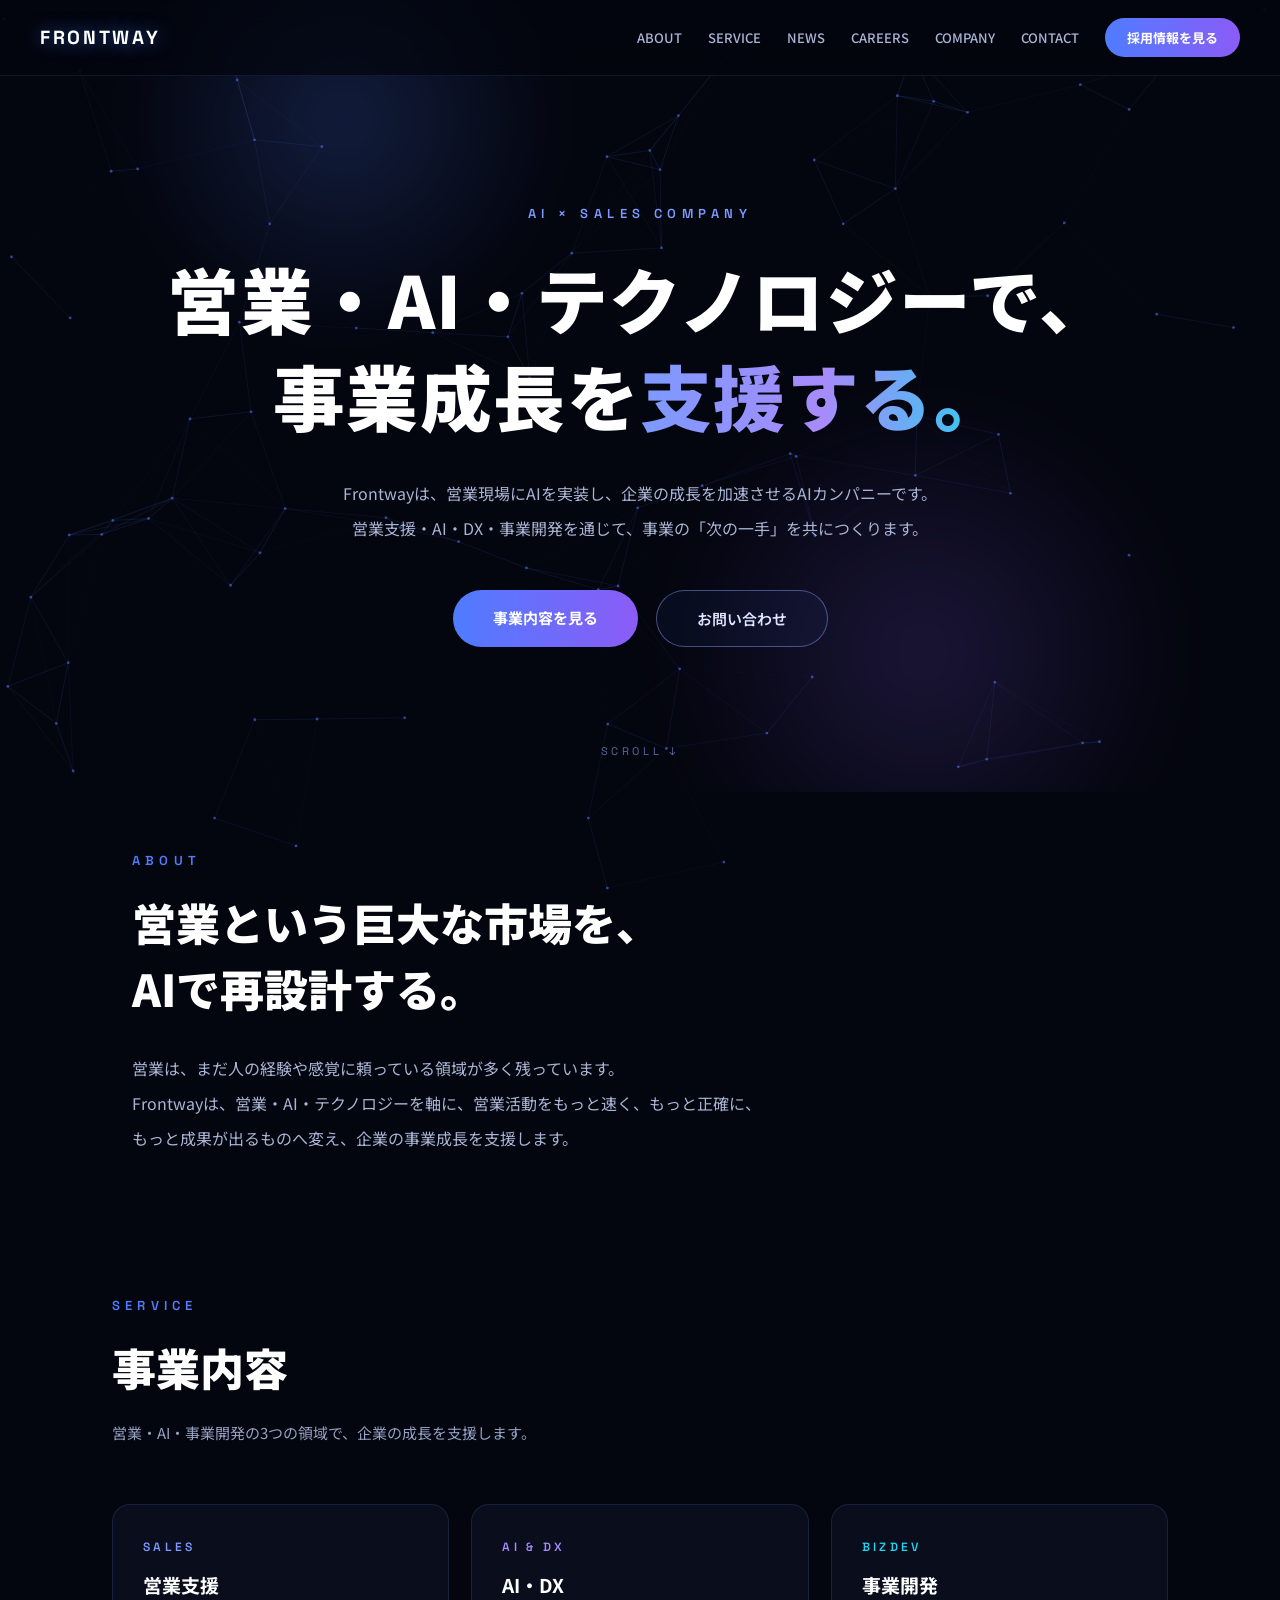
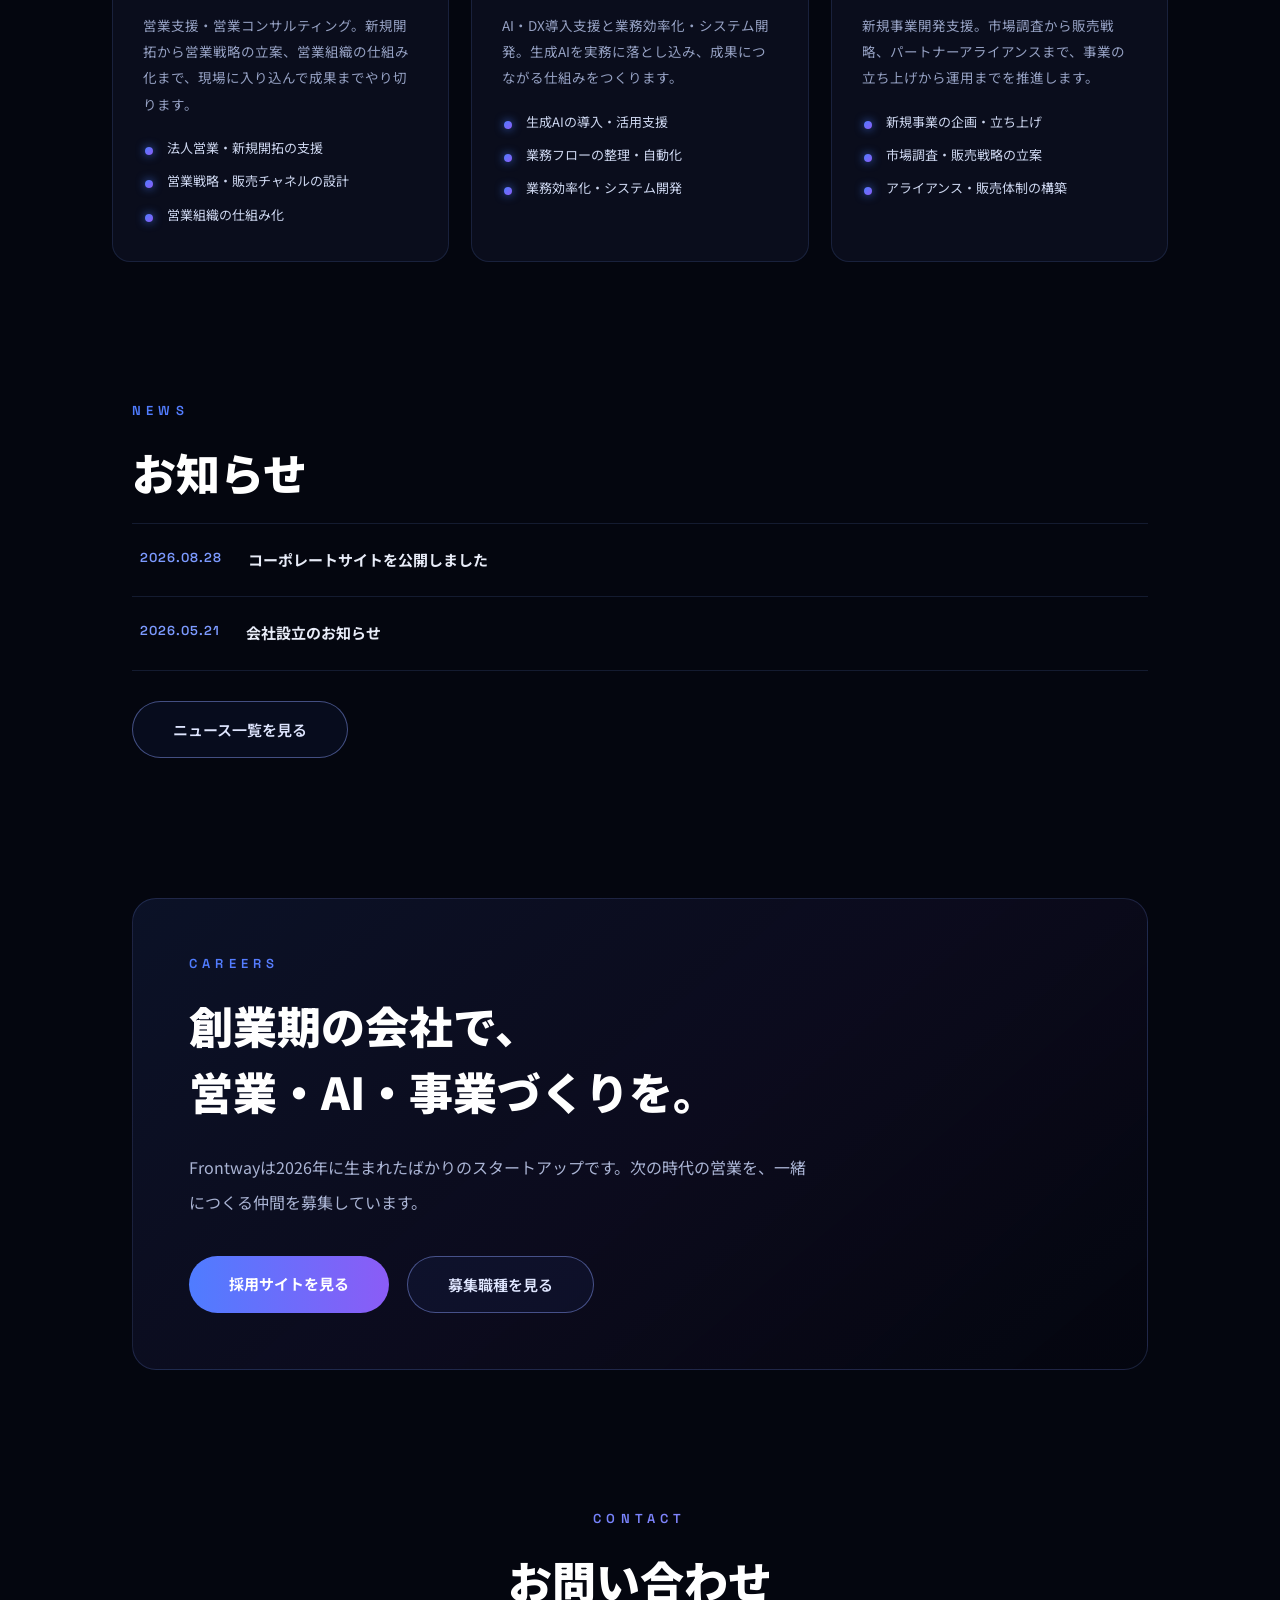
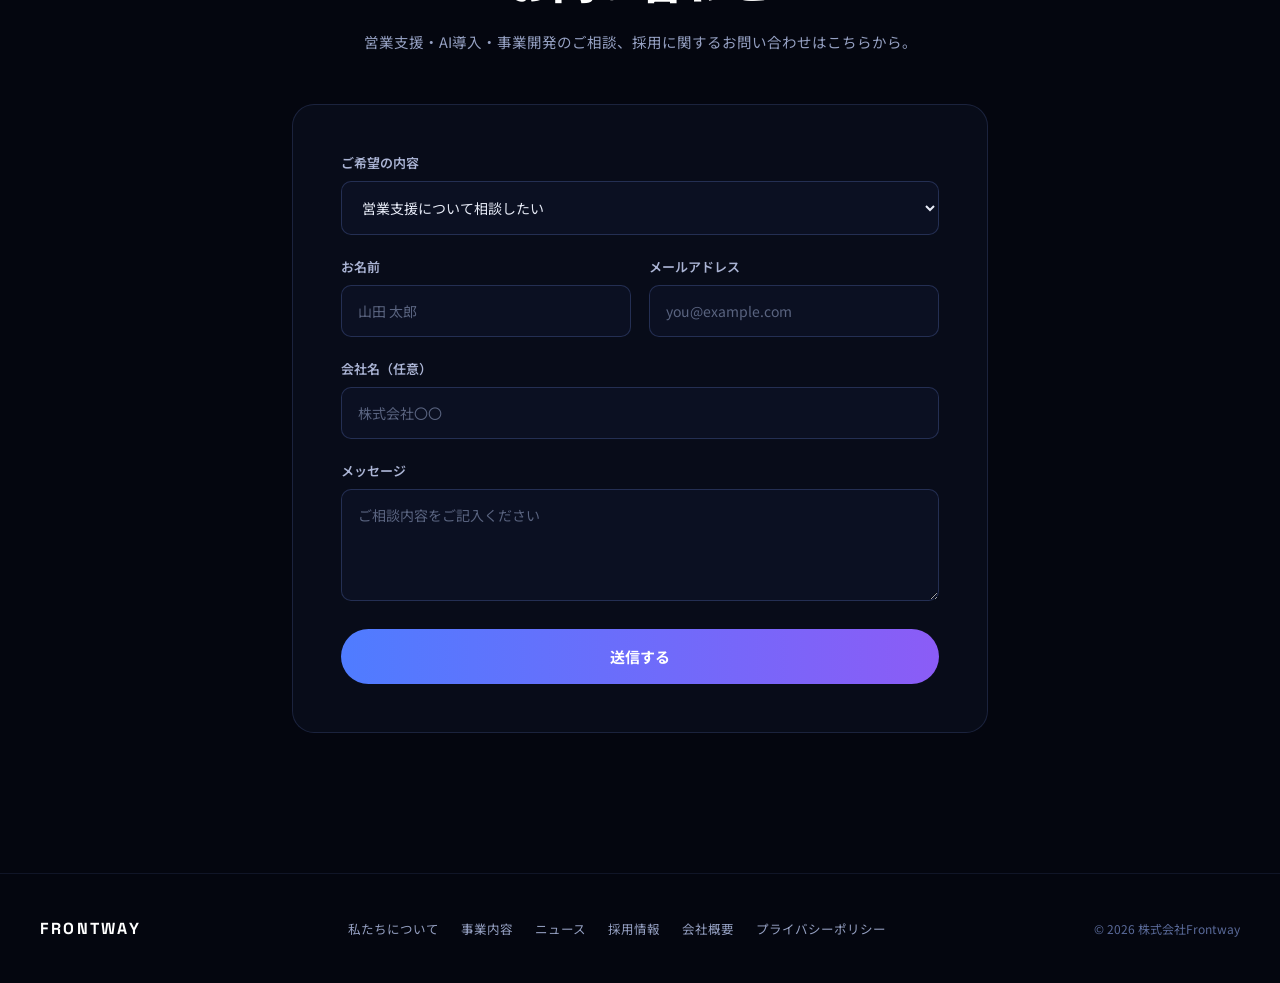
<file: index.html>
<!DOCTYPE html>
<html lang="ja">
<head>
<meta charset="utf-8">
<meta name="viewport" content="width=device-width, initial-scale=1">
<title>株式会社Frontway | 営業・AI・テクノロジーで、事業成長を支援する。</title>
<meta name="description" content="株式会社Frontwayは、営業支援・AI・DX導入支援・事業開発を軸に、企業の事業成長を支援するAIカンパニーです。">
<link rel="canonical" href="https://frontway.jp/">
<meta property="og:title" content="株式会社Frontway | 営業・AI・テクノロジーで、事業成長を支援する。">
<meta property="og:description" content="株式会社Frontwayは、営業支援・AI・DX導入支援・事業開発を軸に、企業の事業成長を支援するAIカンパニーです。">
<meta property="og:type" content="website">
<meta property="og:url" content="https://frontway.jp/">
<meta property="og:site_name" content="株式会社Frontway">
<meta property="og:locale" content="ja_JP">
<meta property="og:image" content="https://frontway.jp/img/og.jpg">
<meta property="og:image:width" content="1200">
<meta property="og:image:height" content="630">
<meta name="twitter:card" content="summary_large_image">
<link rel="icon" type="image/png" sizes="32x32" href="img/favicon-32.png">
<link rel="icon" type="image/png" sizes="192x192" href="img/favicon-192.png">
<link rel="apple-touch-icon" href="img/apple-touch-icon.png">
<link rel="preconnect" href="https://fonts.googleapis.com">
<link href="https://fonts.googleapis.com/css2?family=Noto+Sans+JP:wght@400;500;700;900&family=Space+Grotesk:wght@400;500;600;700&display=swap" rel="stylesheet">
<link rel="stylesheet" href="css/site.css?v=20260830">
</head>
<body>

<div id="fw-loader">
  <div class="scan"><div></div></div>
  <div class="letters">
    <span style="animation-delay:.10s">F</span><span style="animation-delay:.20s">R</span><span style="animation-delay:.30s">O</span><span style="animation-delay:.40s">N</span><span style="animation-delay:.50s">T</span><span style="animation-delay:.60s">W</span><span style="animation-delay:.70s">A</span><span style="animation-delay:.80s">Y</span>
  </div>
  <div class="track">
    <div class="bar-bg"><div id="fw-bar"></div></div>
    <div class="meta"><span>LOADING FUTURE</span><span id="fw-pct">0%</span></div>
  </div>
</div>

<canvas id="fw-net" data-density="90"></canvas>
<div id="fw-progress"></div>

<div class="fw-page">

<nav class="fw-nav">
  <a href="index.html" class="fw-logo">FRONTWAY</a>
  <div class="fw-links">
    <a href="#about">ABOUT</a>
    <a href="#service">SERVICE</a>
    <a href="#news">NEWS</a>
    <a href="careers/index.html">CAREERS</a>
    <a href="company.html">COMPANY</a>
    <a href="#contact">CONTACT</a>
    <a href="careers/index.html" class="fw-cta">採用情報を見る</a>
  </div>
  <button id="fw-burger" class="fw-burger" aria-label="メニューを開く">
    <span></span><span></span><span></span>
  </button>
</nav>

<div id="fw-menu" class="fw-menu">
  <a href="#about">ABOUT</a>
  <a href="#service">SERVICE</a>
  <a href="news.html">NEWS</a>
  <a href="careers/index.html">CAREERS</a>
  <a href="company.html">COMPANY</a>
  <a href="#contact">CONTACT</a>
  <a href="careers/index.html" class="fw-cta">採用情報を見る</a>
</div>

<header id="top" class="fw-hero">
  <div class="fw-orb-a"></div>
  <div class="fw-orb-b"></div>
  <div style="font-family:'Space Grotesk',sans-serif;font-size:13px;font-weight:600;letter-spacing:.42em;color:#7c9aff;margin-bottom:28px;animation:fwFadeUp 1s ease 2.5s both">AI × SALES COMPANY</div>
  <h1 class="fw-h1" style="animation:fwFadeUp 1s ease 2.7s both">営業・AI・テクノロジーで、<br>事業成長を<span style="background:linear-gradient(90deg,#7c9aff,#a78bfa,#22d3ee);-webkit-background-clip:text;background-clip:text;color:transparent">支援する。</span></h1>
  <p class="fw-lead" style="max-width:640px;margin:32px 0 0;animation:fwFadeUp 1.1s ease 3s both">Frontwayは、営業現場にAIを実装し、企業の成長を加速させるAIカンパニーです。<br>営業支援・AI・DX・事業開発を通じて、事業の「次の一手」を共につくります。</p>
  <div style="display:flex;gap:18px;margin-top:44px;flex-wrap:wrap;justify-content:center;animation:fwFadeUp 1.1s ease 3.3s both">
    <a href="#service" class="fw-btn">事業内容を見る</a>
    <a href="#contact" class="fw-btn-ghost">お問い合わせ</a>
  </div>
  <div style="position:absolute;bottom:34px;left:50%;transform:translateX(-50%);font-family:'Space Grotesk',sans-serif;font-size:11px;letter-spacing:.32em;color:#5a6a99;animation:fwFloat 2.6s ease-in-out infinite">SCROLL ↓</div>
</header>

<section id="about" class="fw-section" style="padding-top:60px">
  <div class="fw-reveal">
    <div class="fw-label">ABOUT</div>
    <h2 class="fw-h2">営業という巨大な市場を、<br>AIで再設計する。</h2>
    <p class="fw-lead" style="max-width:640px;margin:30px 0 0">営業は、まだ人の経験や感覚に頼っている領域が多く残っています。<br>Frontwayは、営業・AI・テクノロジーを軸に、営業活動をもっと速く、もっと正確に、もっと成果が出るものへ変え、企業の事業成長を支援します。</p>
  </div>
</section>

<section id="service" class="fw-section-wide">
  <div class="fw-reveal">
    <div class="fw-label">SERVICE</div>
    <h2 class="fw-h2" style="margin-bottom:18px">事業内容</h2>
    <p class="fw-muted" style="margin:0 0 56px;font-size:15px;line-height:2">営業・AI・事業開発の3つの領域で、企業の成長を支援します。</p>
  </div>
  <div class="fw-grid fw-grid-3">
    <div class="fw-card fw-reveal">
      <div style="font-family:'Space Grotesk',sans-serif;font-size:12px;font-weight:600;letter-spacing:.28em;color:#7c9aff;margin-bottom:16px">SALES</div>
      <div style="font-size:19px;font-weight:700;color:#fff;margin-bottom:14px">営業支援</div>
      <p style="margin:0 0 18px;font-size:13.5px;line-height:1.95;color:#95a0c2">営業支援・営業コンサルティング。新規開拓から営業戦略の立案、営業組織の仕組み化まで、現場に入り込んで成果までやり切ります。</p>
      <ul class="fw-list" style="gap:8px">
        <li style="font-size:13px">法人営業・新規開拓の支援</li>
        <li style="font-size:13px">営業戦略・販売チャネルの設計</li>
        <li style="font-size:13px">営業組織の仕組み化</li>
      </ul>
    </div>
    <div class="fw-card fw-reveal">
      <div style="font-family:'Space Grotesk',sans-serif;font-size:12px;font-weight:600;letter-spacing:.28em;color:#a78bfa;margin-bottom:16px">AI &amp; DX</div>
      <div style="font-size:19px;font-weight:700;color:#fff;margin-bottom:14px">AI・DX</div>
      <p style="margin:0 0 18px;font-size:13.5px;line-height:1.95;color:#95a0c2">AI・DX導入支援と業務効率化・システム開発。生成AIを実務に落とし込み、成果につながる仕組みをつくります。</p>
      <ul class="fw-list" style="gap:8px">
        <li style="font-size:13px">生成AIの導入・活用支援</li>
        <li style="font-size:13px">業務フローの整理・自動化</li>
        <li style="font-size:13px">業務効率化・システム開発</li>
      </ul>
    </div>
    <div class="fw-card fw-reveal">
      <div style="font-family:'Space Grotesk',sans-serif;font-size:12px;font-weight:600;letter-spacing:.28em;color:#22d3ee;margin-bottom:16px">BIZDEV</div>
      <div style="font-size:19px;font-weight:700;color:#fff;margin-bottom:14px">事業開発</div>
      <p style="margin:0 0 18px;font-size:13.5px;line-height:1.95;color:#95a0c2">新規事業開発支援。市場調査から販売戦略、パートナーアライアンスまで、事業の立ち上げから運用までを推進します。</p>
      <ul class="fw-list" style="gap:8px">
        <li style="font-size:13px">新規事業の企画・立ち上げ</li>
        <li style="font-size:13px">市場調査・販売戦略の立案</li>
        <li style="font-size:13px">アライアンス・販売体制の構築</li>
      </ul>
    </div>
  </div>
</section>

<section id="news" class="fw-section">
  <div class="fw-reveal">
    <div class="fw-label">NEWS</div>
    <h2 class="fw-h2" style="margin-bottom:18px">お知らせ</h2>
    <div class="fw-news">
      <a class="fw-news-item" href="news.html">
        <span class="date">2026.08.28</span>
        <span class="ttl">コーポレートサイトを公開しました</span>
      </a>
      <a class="fw-news-item" href="news.html">
        <span class="date">2026.05.21</span>
        <span class="ttl">会社設立のお知らせ</span>
      </a>
    </div>
    <div style="margin-top:30px">
      <a href="news.html" class="fw-btn-ghost">ニュース一覧を見る</a>
    </div>
  </div>
</section>

<section id="careers" class="fw-section">
  <div class="fw-panel fw-reveal">
    <div class="fw-label">CAREERS</div>
    <h2 class="fw-h2">創業期の会社で、<br>営業・AI・事業づくりを。</h2>
    <p class="fw-lead" style="max-width:620px;margin:26px 0 0">Frontwayは2026年に生まれたばかりのスタートアップです。次の時代の営業を、一緒につくる仲間を募集しています。</p>
    <div style="display:flex;gap:18px;margin-top:36px;flex-wrap:wrap">
      <a href="careers/index.html" class="fw-btn">採用サイトを見る</a>
      <a href="careers/index.html#recruit" class="fw-btn-ghost">募集職種を見る</a>
    </div>
  </div>
</section>

<section id="contact" class="fw-section" style="max-width:760px">
  <div class="fw-reveal">
    <div class="fw-label" style="text-align:center">CONTACT</div>
    <h2 class="fw-h2" style="text-align:center;margin-bottom:14px">お問い合わせ</h2>
    <p class="fw-muted" style="margin:0 0 48px;font-size:14.5px;line-height:2;text-align:center">営業支援・AI導入・事業開発のご相談、採用に関するお問い合わせはこちらから。</p>
    <form class="fw-form" data-fw-form>
      <input type="text" name="website" tabindex="-1" autocomplete="off" aria-hidden="true" style="position:absolute;left:-9999px;height:0;width:0;opacity:0">
      <div class="fw-field">
        <label>ご希望の内容</label>
        <select name="type">
          <option>営業支援について相談したい</option>
          <option>AI・DX導入について相談したい</option>
          <option>事業開発について相談したい</option>
          <option>採用について問い合わせたい</option>
          <option>その他のお問い合わせ</option>
        </select>
      </div>
      <div class="fw-form-cols">
        <div class="fw-field">
          <label>お名前</label>
          <input name="name" required placeholder="山田 太郎">
        </div>
        <div class="fw-field">
          <label>メールアドレス</label>
          <input name="email" type="email" required placeholder="you@example.com">
        </div>
      </div>
      <div class="fw-field">
        <label>会社名（任意）</label>
        <input name="company" placeholder="株式会社〇〇">
      </div>
      <div class="fw-field">
        <label>メッセージ</label>
        <textarea name="message" rows="4" placeholder="ご相談内容をご記入ください"></textarea>
      </div>
      <button type="submit" class="fw-btn" style="margin-top:6px;width:100%">送信する</button>
      <div class="fw-form-done">送信ありがとうございます。担当より折り返しご連絡します。</div>
    </form>
  </div>
</section>

<footer class="fw-footer">
  <div class="brand">FRONTWAY</div>
  <nav>
    <a href="#about">私たちについて</a>
    <a href="#service">事業内容</a>
    <a href="news.html">ニュース</a>
    <a href="careers/index.html">採用情報</a>
    <a href="company.html">会社概要</a>
    <a href="privacy.html">プライバシーポリシー</a>
  </nav>
  <div class="copy">© 2026 株式会社Frontway</div>
</footer>

</div>

<script src="js/site.js?v=20260901"></script>
</body>
</html>
</file>
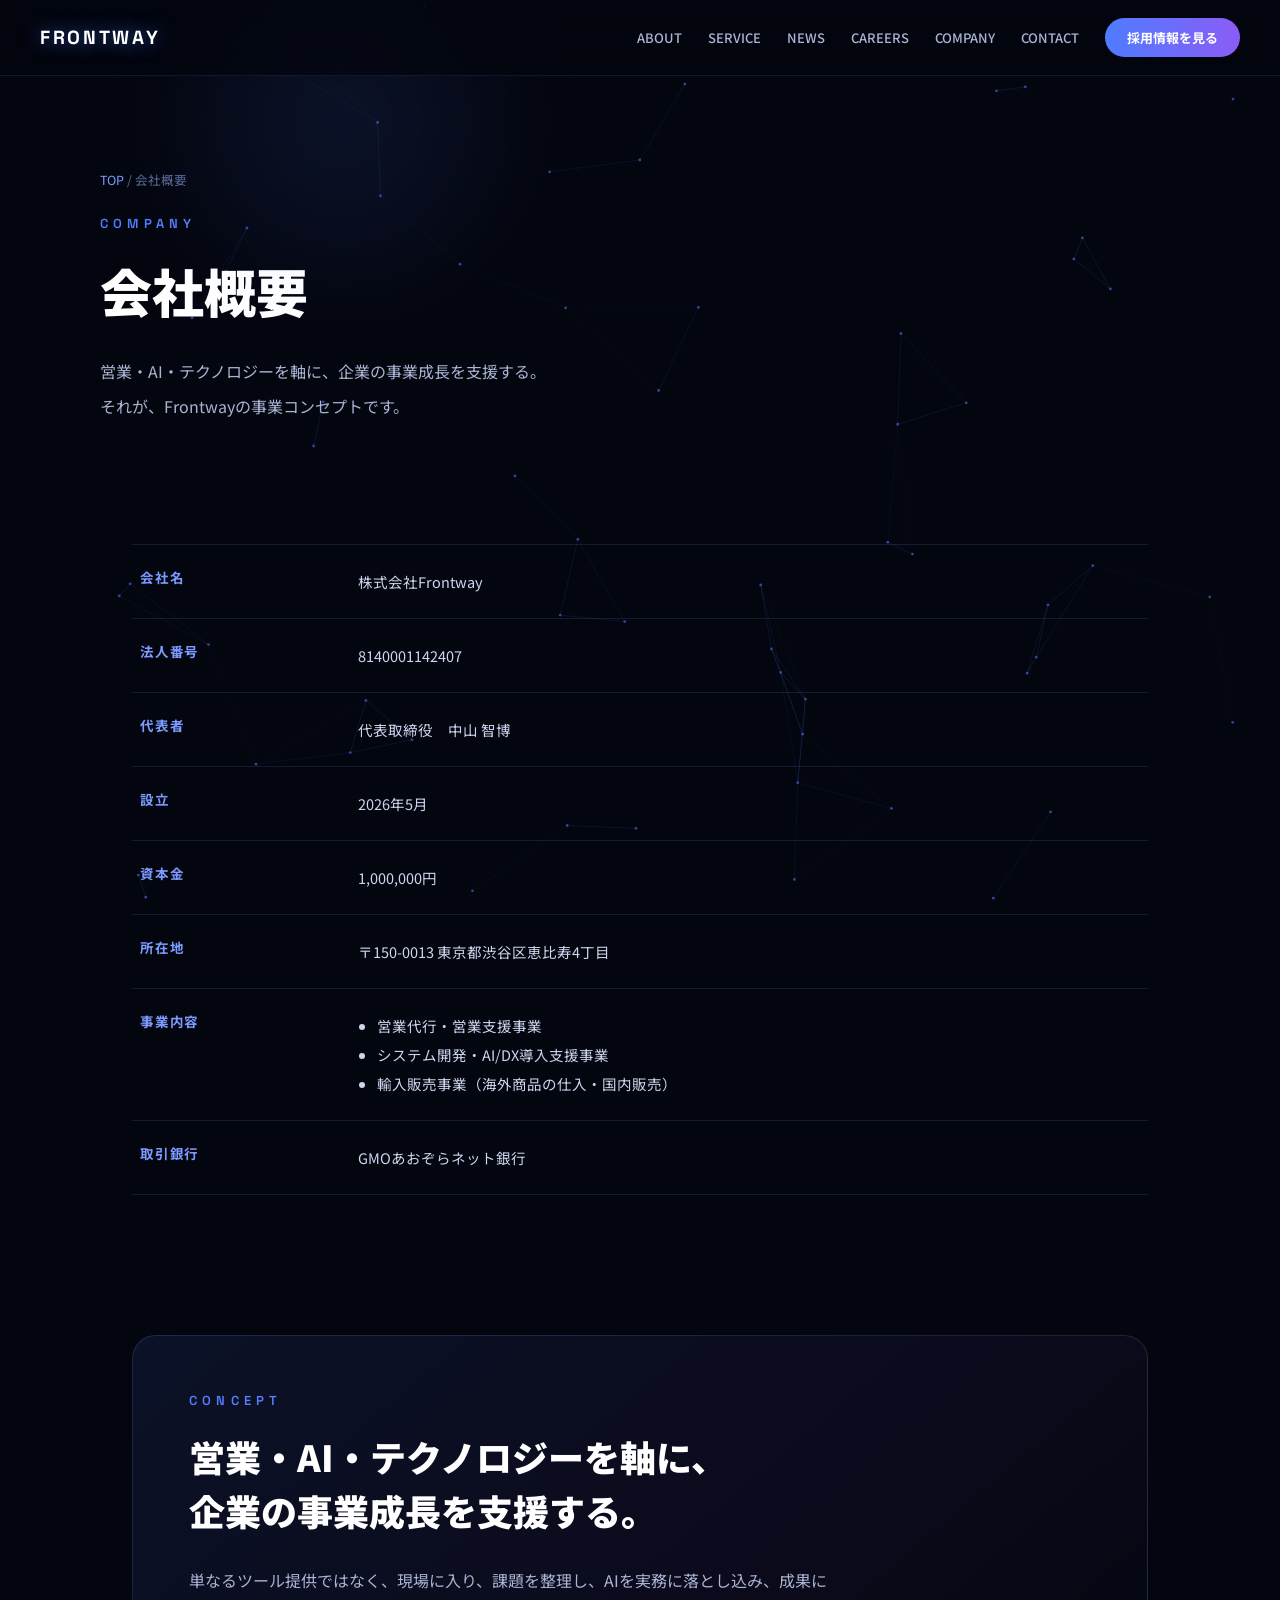
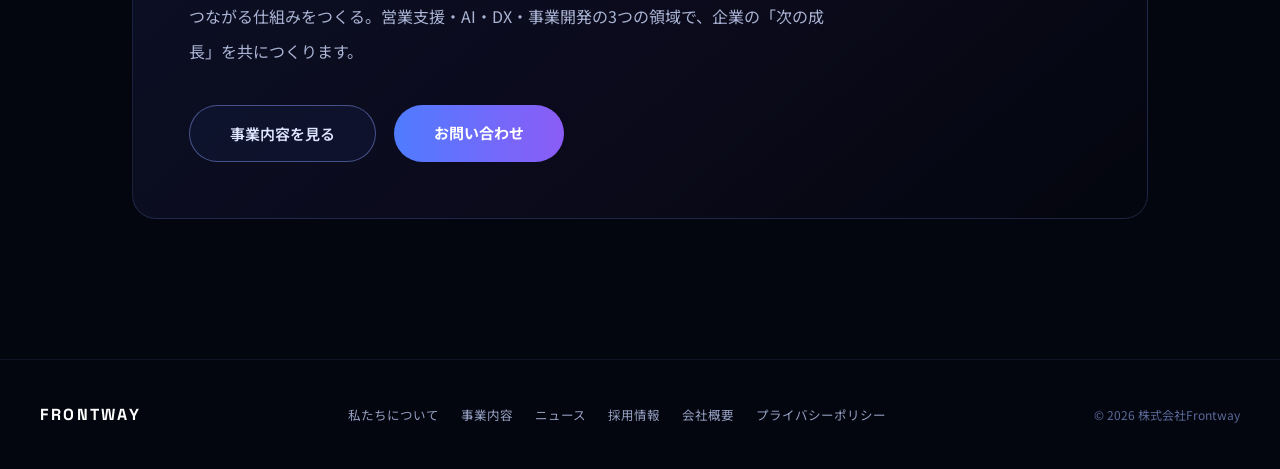
<file: company.html>
<!DOCTYPE html>
<html lang="ja">
<head>
<meta charset="utf-8">
<meta name="viewport" content="width=device-width, initial-scale=1">
<title>会社概要 | 株式会社Frontway</title>
<meta name="description" content="株式会社Frontwayの会社概要。営業支援・AI・DX導入支援・業務効率化・新規事業開発支援を通じて、企業の事業成長を支援します。">
<link rel="canonical" href="https://frontway.jp/company.html">
<meta property="og:title" content="会社概要 | 株式会社Frontway">
<meta property="og:description" content="株式会社Frontwayの会社概要。営業支援・AI・DX導入支援・業務効率化・新規事業開発支援を通じて、企業の事業成長を支援します。">
<meta property="og:type" content="website">
<meta property="og:url" content="https://frontway.jp/company.html">
<meta property="og:site_name" content="株式会社Frontway">
<meta property="og:locale" content="ja_JP">
<meta property="og:image" content="https://frontway.jp/img/og.jpg">
<meta property="og:image:width" content="1200">
<meta property="og:image:height" content="630">
<meta name="twitter:card" content="summary_large_image">
<link rel="icon" type="image/png" sizes="32x32" href="img/favicon-32.png">
<link rel="icon" type="image/png" sizes="192x192" href="img/favicon-192.png">
<link rel="apple-touch-icon" href="img/apple-touch-icon.png">
<link rel="preconnect" href="https://fonts.googleapis.com">
<link href="https://fonts.googleapis.com/css2?family=Noto+Sans+JP:wght@400;500;700;900&family=Space+Grotesk:wght@400;500;600;700&display=swap" rel="stylesheet">
<link rel="stylesheet" href="css/site.css?v=20260830">
</head>
<body>

<canvas id="fw-net" data-density="60"></canvas>
<div id="fw-progress"></div>

<div class="fw-page">

<nav class="fw-nav">
  <a href="index.html" class="fw-logo">FRONTWAY</a>
  <div class="fw-links">
    <a href="index.html#about">ABOUT</a>
    <a href="index.html#service">SERVICE</a>
  <a href="news.html">NEWS</a>
    <a href="careers/index.html">CAREERS</a>
    <a href="company.html">COMPANY</a>
    <a href="index.html#contact">CONTACT</a>
    <a href="careers/index.html" class="fw-cta">採用情報を見る</a>
  </div>
  <button id="fw-burger" class="fw-burger" aria-label="メニューを開く">
    <span></span><span></span><span></span>
  </button>
</nav>

<div id="fw-menu" class="fw-menu">
  <a href="index.html#about">ABOUT</a>
  <a href="index.html#service">SERVICE</a>
  <a href="news.html">NEWS</a>
  <a href="careers/index.html">CAREERS</a>
  <a href="company.html">COMPANY</a>
  <a href="index.html#contact">CONTACT</a>
  <a href="careers/index.html" class="fw-cta">採用情報を見る</a>
</div>

<header class="fw-hero fw-hero-sub">
  <div class="fw-orb-a" style="opacity:.6"></div>
  <div style="max-width:1080px;margin:0 auto">
    <div class="fw-crumb"><a href="index.html">TOP</a> / 会社概要</div>
    <div class="fw-label">COMPANY</div>
    <h1 class="fw-h2" style="font-size:clamp(32px,4.4vw,52px)">会社概要</h1>
    <p class="fw-lead" style="max-width:640px;margin:24px 0 0">営業・AI・テクノロジーを軸に、企業の事業成長を支援する。<br>それが、Frontwayの事業コンセプトです。</p>
  </div>
</header>

<section class="fw-section" style="padding-top:40px">
  <div class="fw-reveal">
    <dl class="fw-table" style="margin:0">
      <div class="fw-row">
        <dt>会社名</dt>
        <dd>株式会社Frontway</dd>
      </div>
      <div class="fw-row">
        <dt>法人番号</dt>
        <dd>8140001142407</dd>
      </div>
      <div class="fw-row">
        <dt>代表者</dt>
        <dd>代表取締役　中山 智博</dd>
      </div>
      <div class="fw-row">
        <dt>設立</dt>
        <dd>2026年5月</dd>
      </div>
      <div class="fw-row">
        <dt>資本金</dt>
        <dd>1,000,000円</dd>
      </div>
      <div class="fw-row">
        <dt>所在地</dt>
        <dd>〒150-0013 東京都渋谷区恵比寿4丁目</dd>
      </div>
      <div class="fw-row">
        <dt>事業内容</dt>
        <dd>
          <ul>
            <li>営業代行・営業支援事業</li>
            <li>システム開発・AI/DX導入支援事業</li>
            <li>輸入販売事業（海外商品の仕入・国内販売）</li>
          </ul>
        </dd>
      </div>
      <div class="fw-row">
        <dt>取引銀行</dt>
        <dd>GMOあおぞらネット銀行</dd>
      </div>
    </dl>
  </div>
</section>

<section class="fw-section">
  <div class="fw-panel fw-reveal">
    <div class="fw-label">CONCEPT</div>
    <h2 class="fw-h2" style="font-size:clamp(24px,3vw,36px)">営業・AI・テクノロジーを軸に、<br>企業の事業成長を支援する。</h2>
    <p class="fw-lead" style="max-width:640px;margin:26px 0 0">単なるツール提供ではなく、現場に入り、課題を整理し、AIを実務に落とし込み、成果につながる仕組みをつくる。営業支援・AI・DX・事業開発の3つの領域で、企業の「次の成長」を共につくります。</p>
    <div style="display:flex;gap:18px;margin-top:36px;flex-wrap:wrap">
      <a href="index.html#service" class="fw-btn-ghost">事業内容を見る</a>
      <a href="index.html#contact" class="fw-btn">お問い合わせ</a>
    </div>
  </div>
</section>

<footer class="fw-footer">
  <div class="brand">FRONTWAY</div>
  <nav>
    <a href="index.html#about">私たちについて</a>
    <a href="index.html#service">事業内容</a>
    <a href="news.html">ニュース</a>
    <a href="careers/index.html">採用情報</a>
    <a href="company.html">会社概要</a>
    <a href="privacy.html">プライバシーポリシー</a>
  </nav>
  <div class="copy">© 2026 株式会社Frontway</div>
</footer>

</div>

<script src="js/site.js?v=20260901"></script>
</body>
</html>
</file>
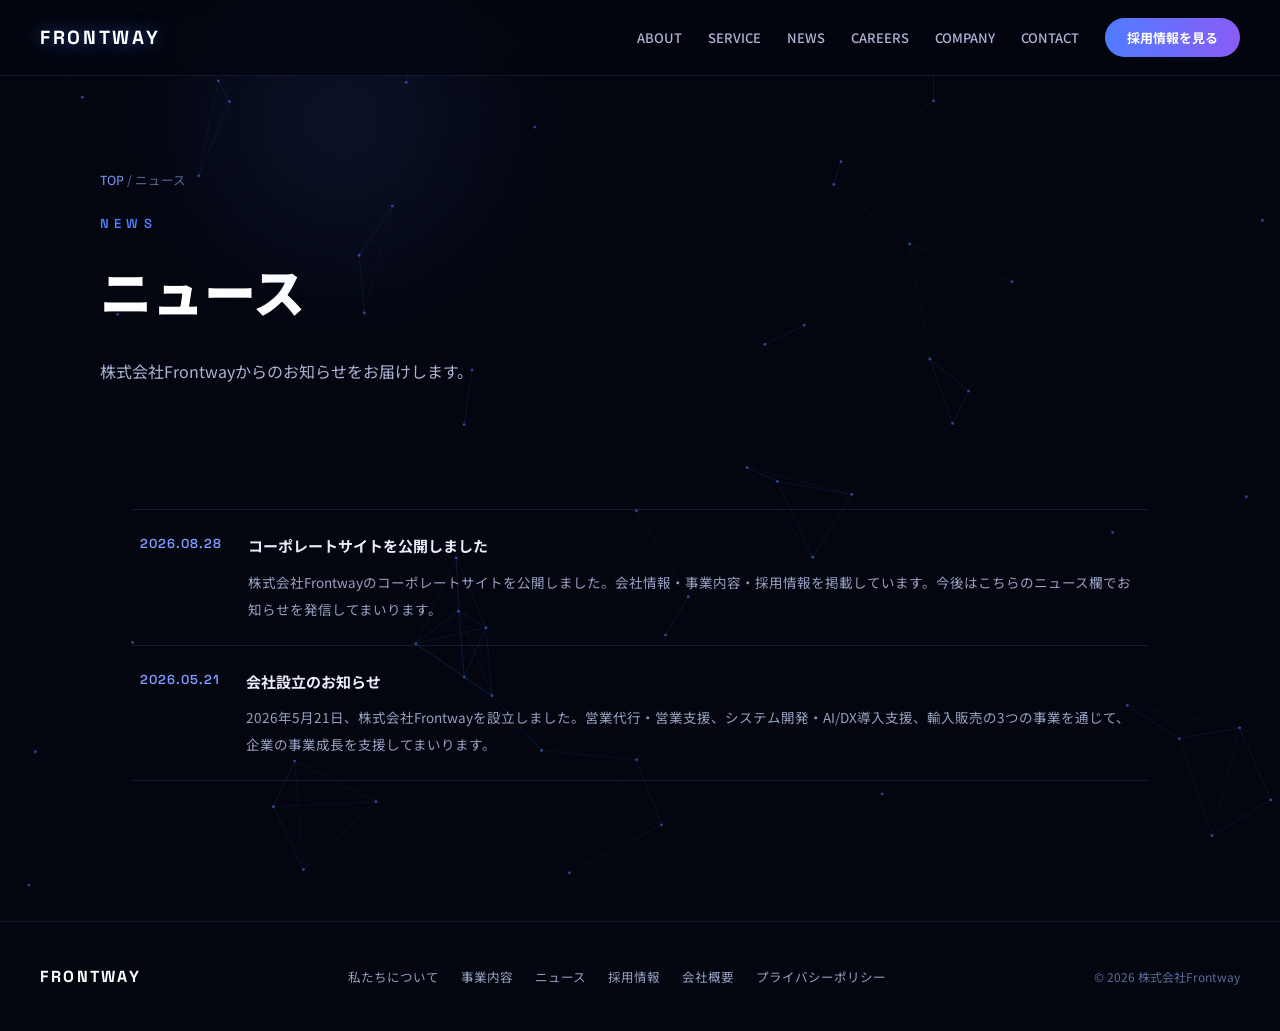
<file: news.html>
<!DOCTYPE html>
<html lang="ja">
<head>
<meta charset="utf-8">
<meta name="viewport" content="width=device-width, initial-scale=1">
<title>ニュース | 株式会社Frontway</title>
<meta name="description" content="株式会社Frontwayからのお知らせ・ニュース一覧。会社情報や事業に関する最新情報をお届けします。">
<link rel="canonical" href="https://frontway.jp/news.html">
<meta property="og:title" content="ニュース | 株式会社Frontway">
<meta property="og:description" content="株式会社Frontwayからのお知らせ・ニュース一覧。会社情報や事業に関する最新情報をお届けします。">
<meta property="og:type" content="website">
<meta property="og:url" content="https://frontway.jp/news.html">
<meta property="og:site_name" content="株式会社Frontway">
<meta property="og:locale" content="ja_JP">
<meta property="og:image" content="https://frontway.jp/img/og.jpg">
<meta property="og:image:width" content="1200">
<meta property="og:image:height" content="630">
<meta name="twitter:card" content="summary_large_image">
<link rel="icon" type="image/png" sizes="32x32" href="img/favicon-32.png">
<link rel="icon" type="image/png" sizes="192x192" href="img/favicon-192.png">
<link rel="apple-touch-icon" href="img/apple-touch-icon.png">
<link rel="preconnect" href="https://fonts.googleapis.com">
<link href="https://fonts.googleapis.com/css2?family=Noto+Sans+JP:wght@400;500;700;900&family=Space+Grotesk:wght@400;500;600;700&display=swap" rel="stylesheet">
<link rel="stylesheet" href="css/site.css?v=20260830">
</head>
<body>

<canvas id="fw-net" data-density="60"></canvas>
<div id="fw-progress"></div>

<div class="fw-page">

<nav class="fw-nav">
  <a href="index.html" class="fw-logo">FRONTWAY</a>
  <div class="fw-links">
    <a href="index.html#about">ABOUT</a>
    <a href="index.html#service">SERVICE</a>
    <a href="news.html">NEWS</a>
    <a href="careers/index.html">CAREERS</a>
    <a href="company.html">COMPANY</a>
    <a href="index.html#contact">CONTACT</a>
    <a href="careers/index.html" class="fw-cta">採用情報を見る</a>
  </div>
  <button id="fw-burger" class="fw-burger" aria-label="メニューを開く">
    <span></span><span></span><span></span>
  </button>
</nav>

<div id="fw-menu" class="fw-menu">
  <a href="index.html#about">ABOUT</a>
  <a href="index.html#service">SERVICE</a>
  <a href="news.html">NEWS</a>
  <a href="careers/index.html">CAREERS</a>
  <a href="company.html">COMPANY</a>
  <a href="index.html#contact">CONTACT</a>
  <a href="careers/index.html" class="fw-cta">採用情報を見る</a>
</div>

<header class="fw-hero fw-hero-sub">
  <div class="fw-orb-a" style="opacity:.6"></div>
  <div style="max-width:1080px;margin:0 auto">
    <div class="fw-crumb"><a href="index.html">TOP</a> / ニュース</div>
    <div class="fw-label">NEWS</div>
    <h1 class="fw-h2" style="font-size:clamp(32px,4.4vw,52px)">ニュース</h1>
    <p class="fw-lead" style="max-width:640px;margin:24px 0 0">株式会社Frontwayからのお知らせをお届けします。</p>
  </div>
</header>

<section class="fw-section" style="padding-top:40px">
  <div class="fw-reveal">
    <div class="fw-news">
      <div class="fw-news-item">
        <span class="date">2026.08.28</span>
        <div class="txt">
          <span class="ttl">コーポレートサイトを公開しました</span>
          <p class="body">株式会社Frontwayのコーポレートサイトを公開しました。会社情報・事業内容・採用情報を掲載しています。今後はこちらのニュース欄でお知らせを発信してまいります。</p>
        </div>
      </div>
      <div class="fw-news-item">
        <span class="date">2026.05.21</span>
        <div class="txt">
          <span class="ttl">会社設立のお知らせ</span>
          <p class="body">2026年5月21日、株式会社Frontwayを設立しました。営業代行・営業支援、システム開発・AI/DX導入支援、輸入販売の3つの事業を通じて、企業の事業成長を支援してまいります。</p>
        </div>
      </div>
    </div>
  </div>
</section>

<footer class="fw-footer">
  <div class="brand">FRONTWAY</div>
  <nav>
    <a href="index.html#about">私たちについて</a>
    <a href="index.html#service">事業内容</a>
    <a href="news.html">ニュース</a>
    <a href="careers/index.html">採用情報</a>
    <a href="company.html">会社概要</a>
    <a href="privacy.html">プライバシーポリシー</a>
  </nav>
  <div class="copy">© 2026 株式会社Frontway</div>
</footer>

</div>

<script src="js/site.js?v=20260901"></script>
</body>
</html>
</file>
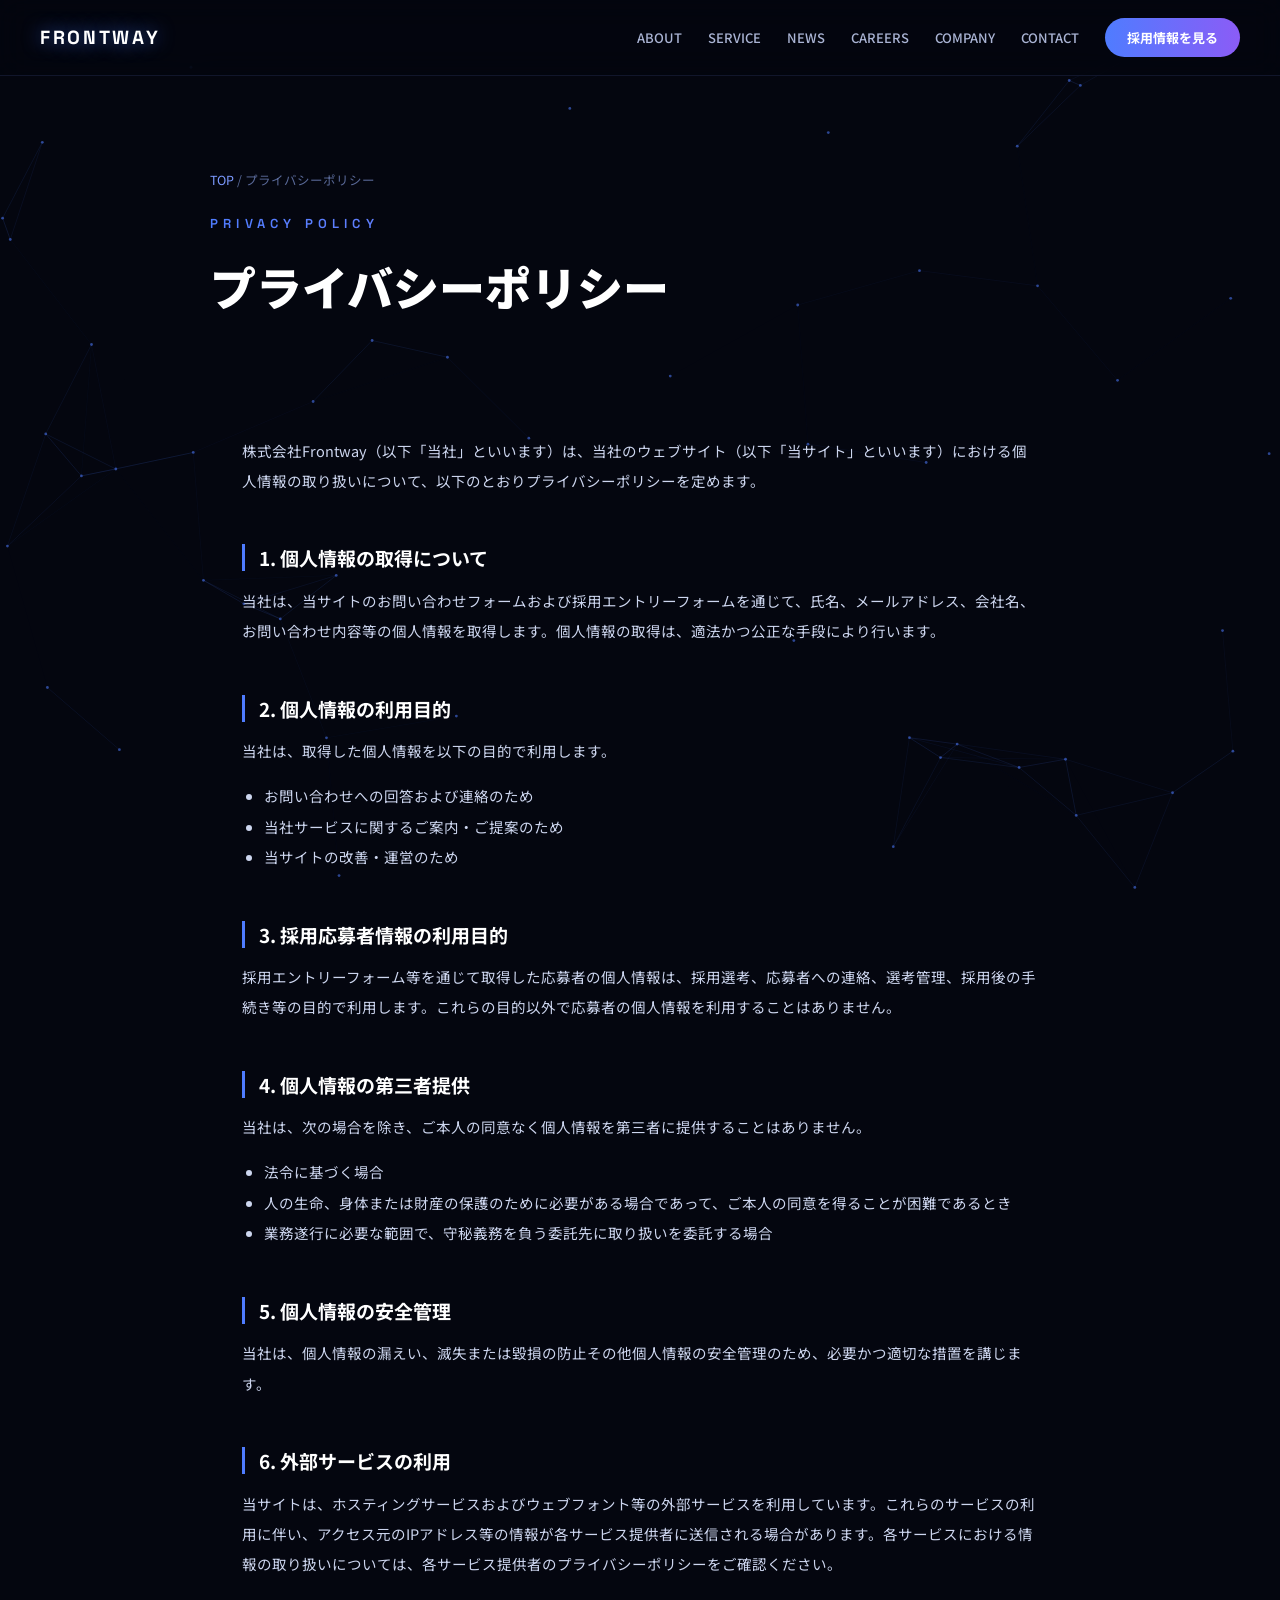
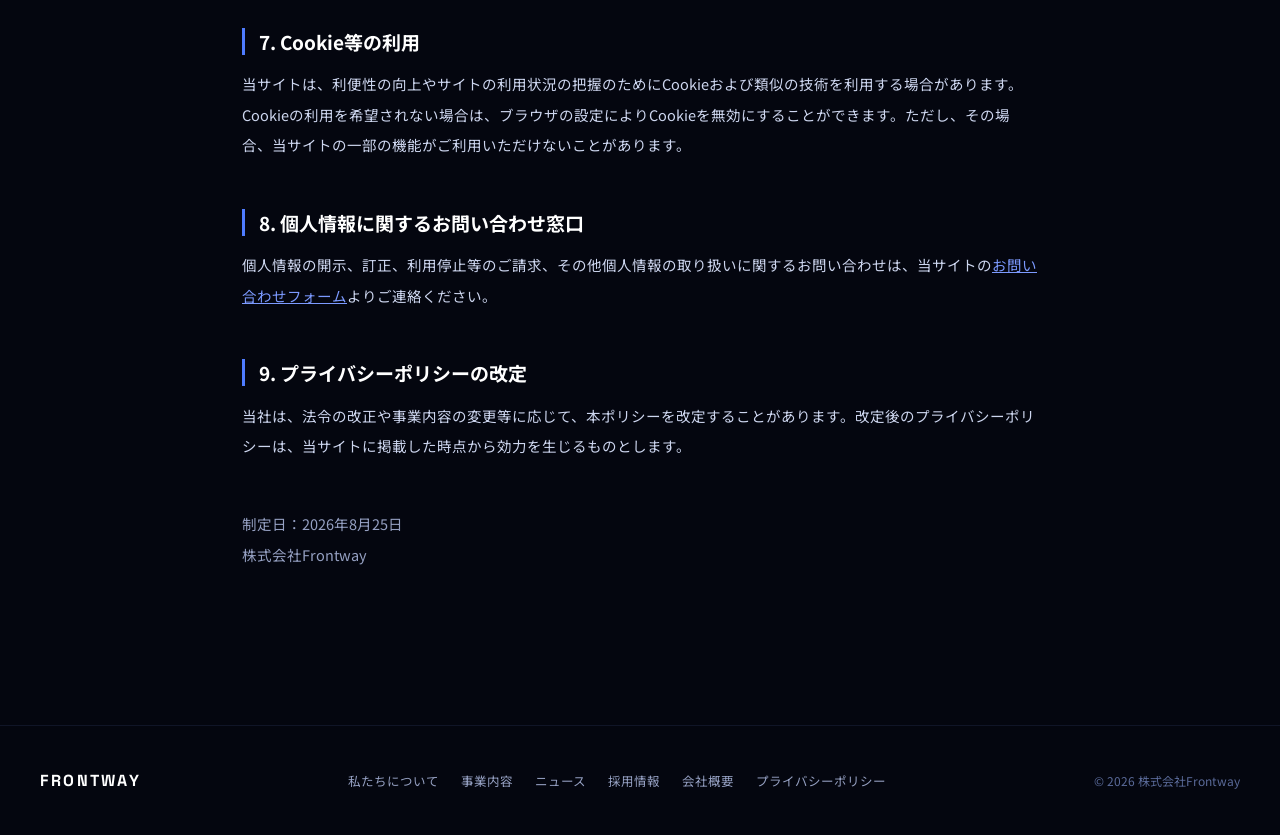
<file: privacy.html>
<!DOCTYPE html>
<html lang="ja">
<head>
<meta charset="utf-8">
<meta name="viewport" content="width=device-width, initial-scale=1">
<title>プライバシーポリシー | 株式会社Frontway</title>
<meta name="description" content="株式会社Frontwayのプライバシーポリシー。個人情報の取得・利用目的・安全管理などについて定めています。">
<link rel="canonical" href="https://frontway.jp/privacy.html">
<meta property="og:title" content="プライバシーポリシー | 株式会社Frontway">
<meta property="og:description" content="株式会社Frontwayのプライバシーポリシー。個人情報の取得・利用目的・安全管理などについて定めています。">
<meta property="og:type" content="website">
<meta property="og:url" content="https://frontway.jp/privacy.html">
<meta property="og:site_name" content="株式会社Frontway">
<meta property="og:locale" content="ja_JP">
<meta property="og:image" content="https://frontway.jp/img/og.jpg">
<meta property="og:image:width" content="1200">
<meta property="og:image:height" content="630">
<meta name="twitter:card" content="summary_large_image">
<link rel="icon" type="image/png" sizes="32x32" href="img/favicon-32.png">
<link rel="icon" type="image/png" sizes="192x192" href="img/favicon-192.png">
<link rel="apple-touch-icon" href="img/apple-touch-icon.png">
<link rel="preconnect" href="https://fonts.googleapis.com">
<link href="https://fonts.googleapis.com/css2?family=Noto+Sans+JP:wght@400;500;700;900&family=Space+Grotesk:wght@400;500;600;700&display=swap" rel="stylesheet">
<link rel="stylesheet" href="css/site.css?v=20260830">
<style>
.fw-policy h2{font-size:19px;font-weight:700;color:#fff;margin:48px 0 14px;padding-left:14px;border-left:3px solid #4f7cff}
.fw-policy p,.fw-policy li{font-size:14.5px;line-height:2.1;color:#cdd6ef}
.fw-policy ul{margin:10px 0;padding-left:1.4em}
</style>
</head>
<body>

<canvas id="fw-net" data-density="50"></canvas>
<div id="fw-progress"></div>

<div class="fw-page">

<nav class="fw-nav">
  <a href="index.html" class="fw-logo">FRONTWAY</a>
  <div class="fw-links">
    <a href="index.html#about">ABOUT</a>
    <a href="index.html#service">SERVICE</a>
  <a href="news.html">NEWS</a>
    <a href="careers/index.html">CAREERS</a>
    <a href="company.html">COMPANY</a>
    <a href="index.html#contact">CONTACT</a>
    <a href="careers/index.html" class="fw-cta">採用情報を見る</a>
  </div>
  <button id="fw-burger" class="fw-burger" aria-label="メニューを開く">
    <span></span><span></span><span></span>
  </button>
</nav>

<div id="fw-menu" class="fw-menu">
  <a href="index.html#about">ABOUT</a>
  <a href="index.html#service">SERVICE</a>
  <a href="news.html">NEWS</a>
  <a href="careers/index.html">CAREERS</a>
  <a href="company.html">COMPANY</a>
  <a href="index.html#contact">CONTACT</a>
  <a href="careers/index.html" class="fw-cta">採用情報を見る</a>
</div>

<header class="fw-hero fw-hero-sub">
  <div style="max-width:860px;margin:0 auto">
    <div class="fw-crumb"><a href="index.html">TOP</a> / プライバシーポリシー</div>
    <div class="fw-label">PRIVACY POLICY</div>
    <h1 class="fw-h2" style="font-size:clamp(30px,4vw,46px)">プライバシーポリシー</h1>
  </div>
</header>

<section class="fw-section fw-policy" style="max-width:860px;padding-top:20px">
  <div class="fw-reveal">
    <p>株式会社Frontway（以下「当社」といいます）は、当社のウェブサイト（以下「当サイト」といいます）における個人情報の取り扱いについて、以下のとおりプライバシーポリシーを定めます。</p>

    <h2>1. 個人情報の取得について</h2>
    <p>当社は、当サイトのお問い合わせフォームおよび採用エントリーフォームを通じて、氏名、メールアドレス、会社名、お問い合わせ内容等の個人情報を取得します。個人情報の取得は、適法かつ公正な手段により行います。</p>

    <h2>2. 個人情報の利用目的</h2>
    <p>当社は、取得した個人情報を以下の目的で利用します。</p>
    <ul>
      <li>お問い合わせへの回答および連絡のため</li>
      <li>当社サービスに関するご案内・ご提案のため</li>
      <li>当サイトの改善・運営のため</li>
    </ul>

    <h2>3. 採用応募者情報の利用目的</h2>
    <p>採用エントリーフォーム等を通じて取得した応募者の個人情報は、採用選考、応募者への連絡、選考管理、採用後の手続き等の目的で利用します。これらの目的以外で応募者の個人情報を利用することはありません。</p>

    <h2>4. 個人情報の第三者提供</h2>
    <p>当社は、次の場合を除き、ご本人の同意なく個人情報を第三者に提供することはありません。</p>
    <ul>
      <li>法令に基づく場合</li>
      <li>人の生命、身体または財産の保護のために必要がある場合であって、ご本人の同意を得ることが困難であるとき</li>
      <li>業務遂行に必要な範囲で、守秘義務を負う委託先に取り扱いを委託する場合</li>
    </ul>

    <h2>5. 個人情報の安全管理</h2>
    <p>当社は、個人情報の漏えい、滅失または毀損の防止その他個人情報の安全管理のため、必要かつ適切な措置を講じます。</p>

    <h2>6. 外部サービスの利用</h2>
    <p>当サイトは、ホスティングサービスおよびウェブフォント等の外部サービスを利用しています。これらのサービスの利用に伴い、アクセス元のIPアドレス等の情報が各サービス提供者に送信される場合があります。各サービスにおける情報の取り扱いについては、各サービス提供者のプライバシーポリシーをご確認ください。</p>

    <h2>7. Cookie等の利用</h2>
    <p>当サイトは、利便性の向上やサイトの利用状況の把握のためにCookieおよび類似の技術を利用する場合があります。Cookieの利用を希望されない場合は、ブラウザの設定によりCookieを無効にすることができます。ただし、その場合、当サイトの一部の機能がご利用いただけないことがあります。</p>

    <h2>8. 個人情報に関するお問い合わせ窓口</h2>
    <p>個人情報の開示、訂正、利用停止等のご請求、その他個人情報の取り扱いに関するお問い合わせは、当サイトの<a href="index.html#contact" style="color:#7c9aff">お問い合わせフォーム</a>よりご連絡ください。</p>

    <h2>9. プライバシーポリシーの改定</h2>
    <p>当社は、法令の改正や事業内容の変更等に応じて、本ポリシーを改定することがあります。改定後のプライバシーポリシーは、当サイトに掲載した時点から効力を生じるものとします。</p>

    <p style="margin-top:48px;color:#95a0c2">制定日：2026年8月25日<br>株式会社Frontway</p>
  </div>
</section>

<footer class="fw-footer">
  <div class="brand">FRONTWAY</div>
  <nav>
    <a href="index.html#about">私たちについて</a>
    <a href="index.html#service">事業内容</a>
    <a href="news.html">ニュース</a>
    <a href="careers/index.html">採用情報</a>
    <a href="company.html">会社概要</a>
    <a href="privacy.html">プライバシーポリシー</a>
  </nav>
  <div class="copy">© 2026 株式会社Frontway</div>
</footer>

</div>

<script src="js/site.js?v=20260901"></script>
</body>
</html>
</file>
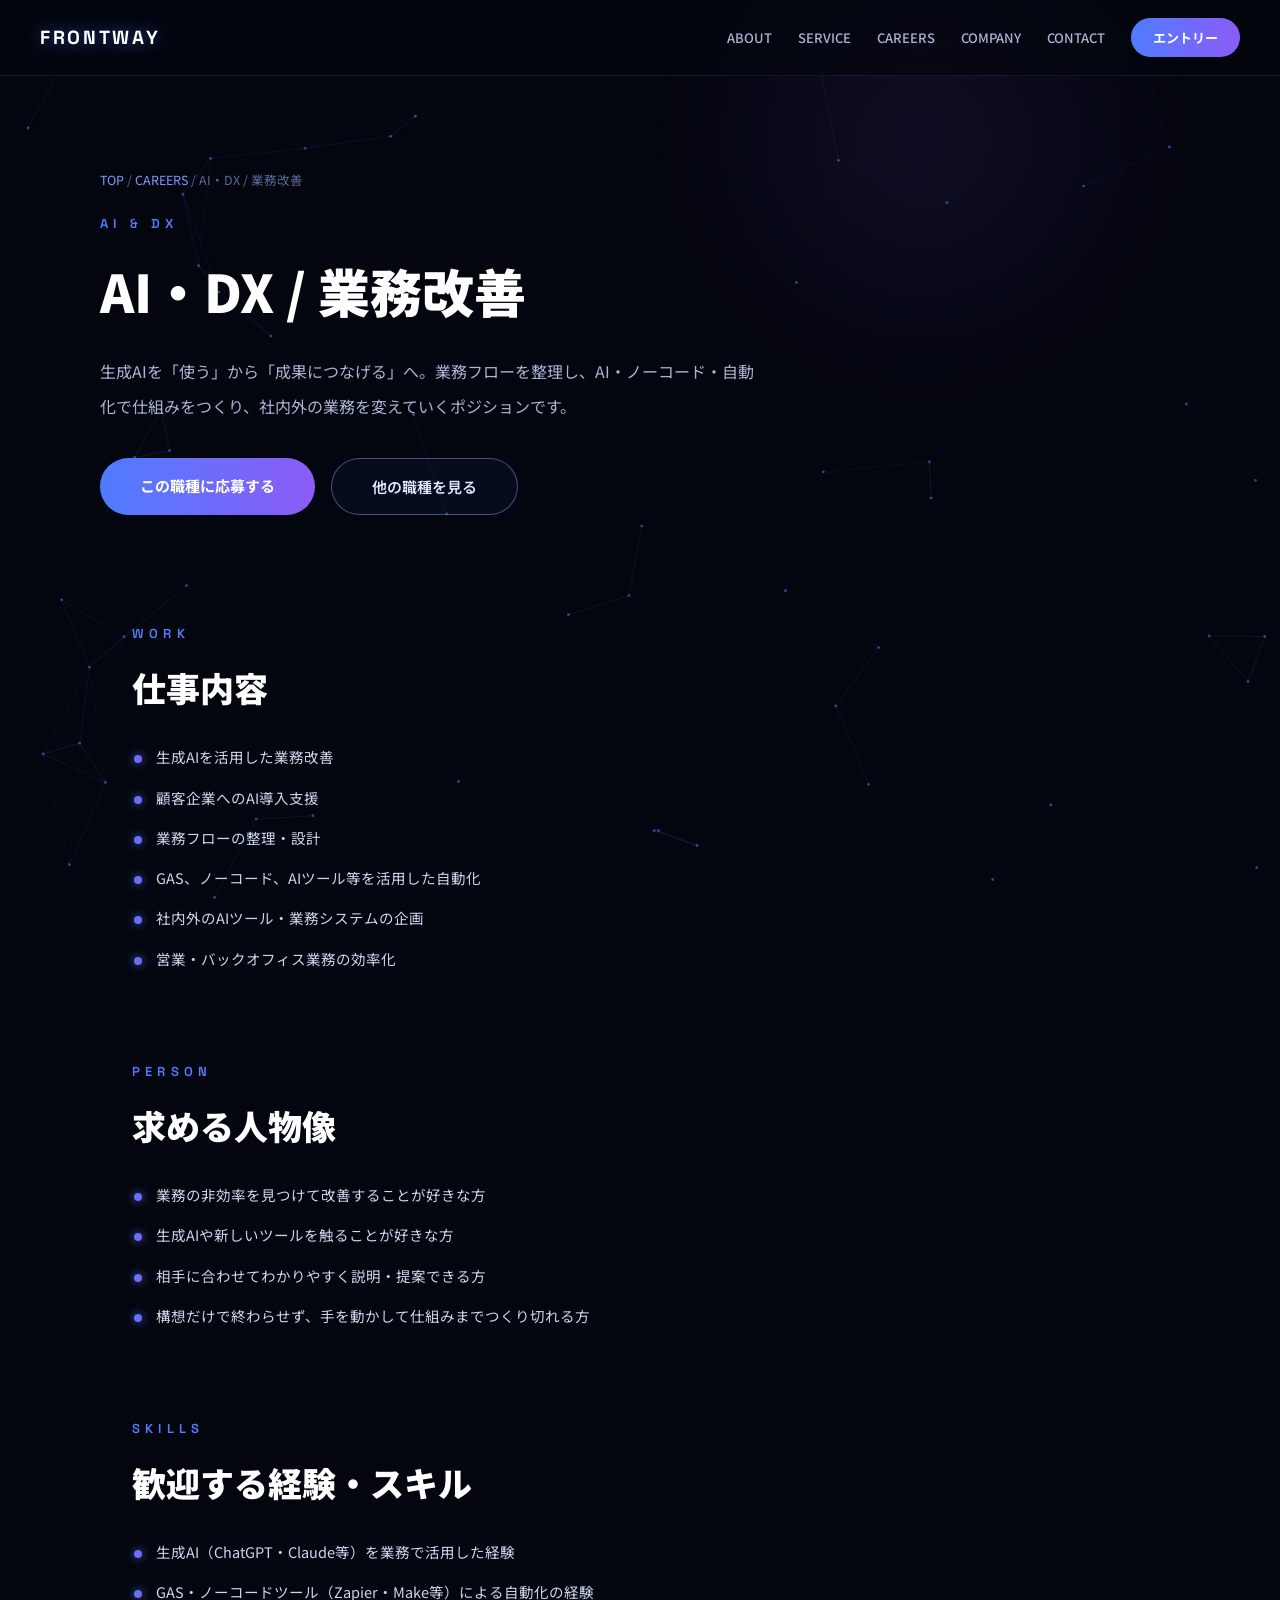
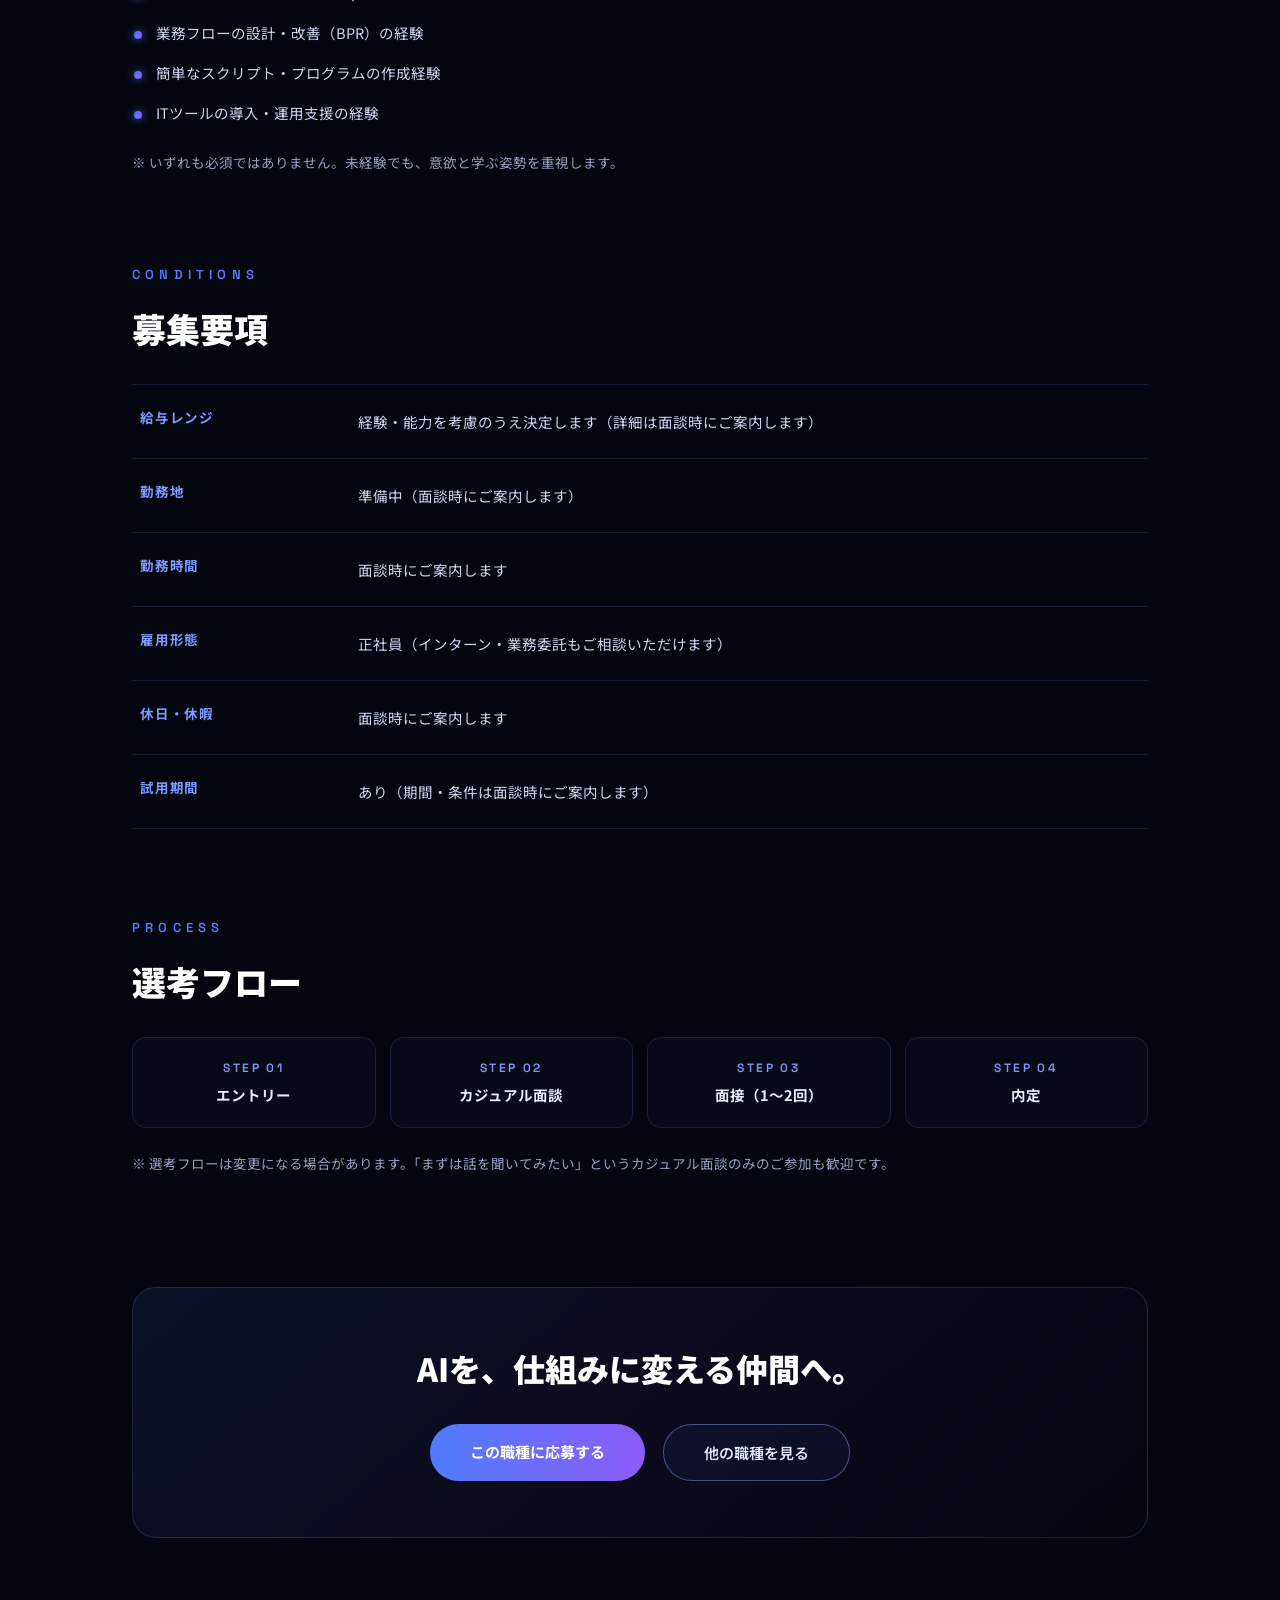
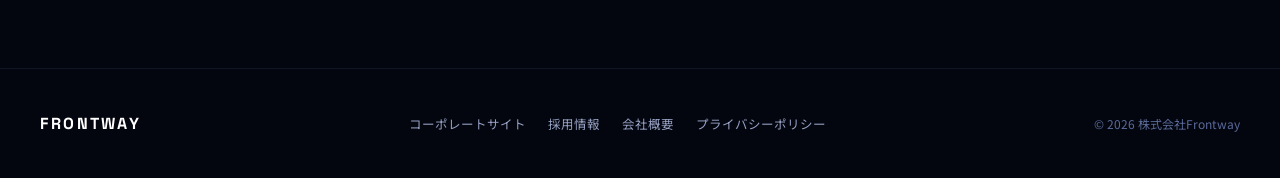
<file: careers/ai-dx.html>
<!DOCTYPE html>
<html lang="ja">
<head>
<meta charset="utf-8">
<meta name="viewport" content="width=device-width, initial-scale=1">
<title>AI・DX / 業務改善 募集要項 | 株式会社Frontway</title>
<meta name="description" content="株式会社FrontwayのAI・DX/業務改善職の募集要項。生成AIを活用した業務改善、顧客企業へのAI導入支援、自動化の仕組みづくり。">
<link rel="canonical" href="https://frontway.jp/careers/ai-dx.html">
<meta property="og:title" content="AI・DX / 業務改善 募集要項 | 株式会社Frontway">
<meta property="og:description" content="株式会社FrontwayのAI・DX/業務改善職の募集要項。生成AIを活用した業務改善、顧客企業へのAI導入支援、自動化の仕組みづくり。">
<meta property="og:type" content="website">
<meta property="og:url" content="https://frontway.jp/careers/ai-dx.html">
<meta property="og:site_name" content="株式会社Frontway">
<meta property="og:locale" content="ja_JP">
<meta property="og:image" content="https://frontway.jp/img/og.jpg">
<meta property="og:image:width" content="1200">
<meta property="og:image:height" content="630">
<meta name="twitter:card" content="summary_large_image">
<link rel="icon" type="image/png" sizes="32x32" href="../img/favicon-32.png">
<link rel="icon" type="image/png" sizes="192x192" href="../img/favicon-192.png">
<link rel="apple-touch-icon" href="../img/apple-touch-icon.png">
<link rel="preconnect" href="https://fonts.googleapis.com">
<link href="https://fonts.googleapis.com/css2?family=Noto+Sans+JP:wght@400;500;700;900&family=Space+Grotesk:wght@400;500;600;700&display=swap" rel="stylesheet">
<link rel="stylesheet" href="../css/site.css?v=20260830">
</head>
<body>

<canvas id="fw-net" data-density="60"></canvas>
<div id="fw-progress"></div>

<div class="fw-page">

<nav class="fw-nav">
  <a href="../index.html" class="fw-logo">FRONTWAY</a>
  <div class="fw-links">
    <a href="../index.html#about">ABOUT</a>
    <a href="../index.html#service">SERVICE</a>
    <a href="index.html">CAREERS</a>
    <a href="../company.html">COMPANY</a>
    <a href="../index.html#contact">CONTACT</a>
    <a href="index.html#contact" class="fw-cta">エントリー</a>
  </div>
  <button id="fw-burger" class="fw-burger" aria-label="メニューを開く">
    <span></span><span></span><span></span>
  </button>
</nav>

<div id="fw-menu" class="fw-menu">
  <a href="../index.html#about">ABOUT</a>
  <a href="../index.html#service">SERVICE</a>
  <a href="index.html">CAREERS</a>
  <a href="../company.html">COMPANY</a>
  <a href="../index.html#contact">CONTACT</a>
  <a href="index.html#contact" class="fw-cta">エントリー</a>
</div>

<header class="fw-hero fw-hero-sub">
  <div class="fw-orb-b" style="opacity:.6;top:-140px;bottom:auto"></div>
  <div style="max-width:1080px;margin:0 auto">
    <div class="fw-crumb"><a href="../index.html">TOP</a> / <a href="index.html">CAREERS</a> / AI・DX / 業務改善</div>
    <div class="fw-label">AI &amp; DX</div>
    <h1 class="fw-h2" style="font-size:clamp(32px,4.4vw,52px)">AI・DX / 業務改善</h1>
    <p class="fw-lead" style="max-width:660px;margin:24px 0 0">生成AIを「使う」から「成果につなげる」へ。業務フローを整理し、AI・ノーコード・自動化で仕組みをつくり、社内外の業務を変えていくポジションです。</p>
    <div style="display:flex;gap:16px;margin-top:34px;flex-wrap:wrap">
      <a href="index.html#contact" class="fw-btn">この職種に応募する</a>
      <a href="index.html#recruit" class="fw-btn-ghost">他の職種を見る</a>
    </div>
  </div>
</header>

<section class="fw-section" style="padding-top:30px;padding-bottom:90px">
  <div class="fw-reveal">
    <div class="fw-label">WORK</div>
    <h2 class="fw-h2" style="font-size:clamp(24px,3vw,34px);margin-bottom:30px">仕事内容</h2>
    <ul class="fw-list">
      <li>生成AIを活用した業務改善</li>
      <li>顧客企業へのAI導入支援</li>
      <li>業務フローの整理・設計</li>
      <li>GAS、ノーコード、AIツール等を活用した自動化</li>
      <li>社内外のAIツール・業務システムの企画</li>
      <li>営業・バックオフィス業務の効率化</li>
    </ul>
  </div>
</section>

<section class="fw-section" style="padding-bottom:90px">
  <div class="fw-reveal">
    <div class="fw-label">PERSON</div>
    <h2 class="fw-h2" style="font-size:clamp(24px,3vw,34px);margin-bottom:30px">求める人物像</h2>
    <ul class="fw-list">
      <li>業務の非効率を見つけて改善することが好きな方</li>
      <li>生成AIや新しいツールを触ることが好きな方</li>
      <li>相手に合わせてわかりやすく説明・提案できる方</li>
      <li>構想だけで終わらせず、手を動かして仕組みまでつくり切れる方</li>
    </ul>
  </div>
</section>

<section class="fw-section" style="padding-bottom:90px">
  <div class="fw-reveal">
    <div class="fw-label">SKILLS</div>
    <h2 class="fw-h2" style="font-size:clamp(24px,3vw,34px);margin-bottom:30px">歓迎する経験・スキル</h2>
    <ul class="fw-list">
      <li>生成AI（ChatGPT・Claude等）を業務で活用した経験</li>
      <li>GAS・ノーコードツール（Zapier・Make等）による自動化の経験</li>
      <li>業務フローの設計・改善（BPR）の経験</li>
      <li>簡単なスクリプト・プログラムの作成経験</li>
      <li>ITツールの導入・運用支援の経験</li>
    </ul>
    <p class="fw-muted" style="margin:22px 0 0;font-size:13.5px;line-height:2">※ いずれも必須ではありません。未経験でも、意欲と学ぶ姿勢を重視します。</p>
  </div>
</section>

<section class="fw-section" style="padding-bottom:90px">
  <div class="fw-reveal">
    <div class="fw-label">CONDITIONS</div>
    <h2 class="fw-h2" style="font-size:clamp(24px,3vw,34px);margin-bottom:30px">募集要項</h2>
    <!-- 給与・勤務条件などの確定情報は、以下の各 dd を書き換えるだけで更新できます -->
    <dl class="fw-table" style="margin:0">
      <div class="fw-row">
        <dt>給与レンジ</dt>
        <!-- TODO: 給与レンジ確定後に更新 -->
        <dd>経験・能力を考慮のうえ決定します（詳細は面談時にご案内します）</dd>
      </div>
      <div class="fw-row">
        <dt>勤務地</dt>
        <!-- TODO: 所在地確定後に更新 -->
        <dd>準備中（面談時にご案内します）</dd>
      </div>
      <div class="fw-row">
        <dt>勤務時間</dt>
        <!-- TODO: 勤務時間制度確定後に更新 -->
        <dd>面談時にご案内します</dd>
      </div>
      <div class="fw-row">
        <dt>雇用形態</dt>
        <dd>正社員（インターン・業務委託もご相談いただけます）</dd>
      </div>
      <div class="fw-row">
        <dt>休日・休暇</dt>
        <!-- TODO: 休日制度確定後に更新 -->
        <dd>面談時にご案内します</dd>
      </div>
      <div class="fw-row">
        <dt>試用期間</dt>
        <!-- TODO: 試用期間確定後に更新 -->
        <dd>あり（期間・条件は面談時にご案内します）</dd>
      </div>
    </dl>
  </div>
</section>

<section class="fw-section" style="padding-bottom:110px">
  <div class="fw-reveal">
    <div class="fw-label">PROCESS</div>
    <h2 class="fw-h2" style="font-size:clamp(24px,3vw,34px);margin-bottom:30px">選考フロー</h2>
    <div class="fw-steps">
      <div class="fw-step"><div class="no">STEP 01</div><div class="ttl">エントリー</div></div>
      <div class="fw-step"><div class="no">STEP 02</div><div class="ttl">カジュアル面談</div></div>
      <div class="fw-step"><div class="no">STEP 03</div><div class="ttl">面接（1〜2回）</div></div>
      <div class="fw-step"><div class="no">STEP 04</div><div class="ttl">内定</div></div>
    </div>
    <p class="fw-muted" style="margin:22px 0 0;font-size:13.5px;line-height:2">※ 選考フローは変更になる場合があります。「まずは話を聞いてみたい」というカジュアル面談のみのご参加も歓迎です。</p>
  </div>
</section>

<section class="fw-section" style="padding-bottom:130px">
  <div class="fw-panel fw-reveal" style="text-align:center">
    <h2 class="fw-h2" style="font-size:clamp(22px,2.8vw,32px)">AIを、仕組みに変える仲間へ。</h2>
    <div style="display:flex;gap:18px;margin-top:32px;flex-wrap:wrap;justify-content:center">
      <a href="index.html#contact" class="fw-btn">この職種に応募する</a>
      <a href="index.html#recruit" class="fw-btn-ghost">他の職種を見る</a>
    </div>
  </div>
</section>

<footer class="fw-footer">
  <div class="brand">FRONTWAY</div>
  <nav>
    <a href="../index.html">コーポレートサイト</a>
    <a href="index.html">採用情報</a>
    <a href="../company.html">会社概要</a>
    <a href="../privacy.html">プライバシーポリシー</a>
  </nav>
  <div class="copy">© 2026 株式会社Frontway</div>
</footer>

</div>

<script src="../js/site.js?v=20260901"></script>
</body>
</html>
</file>
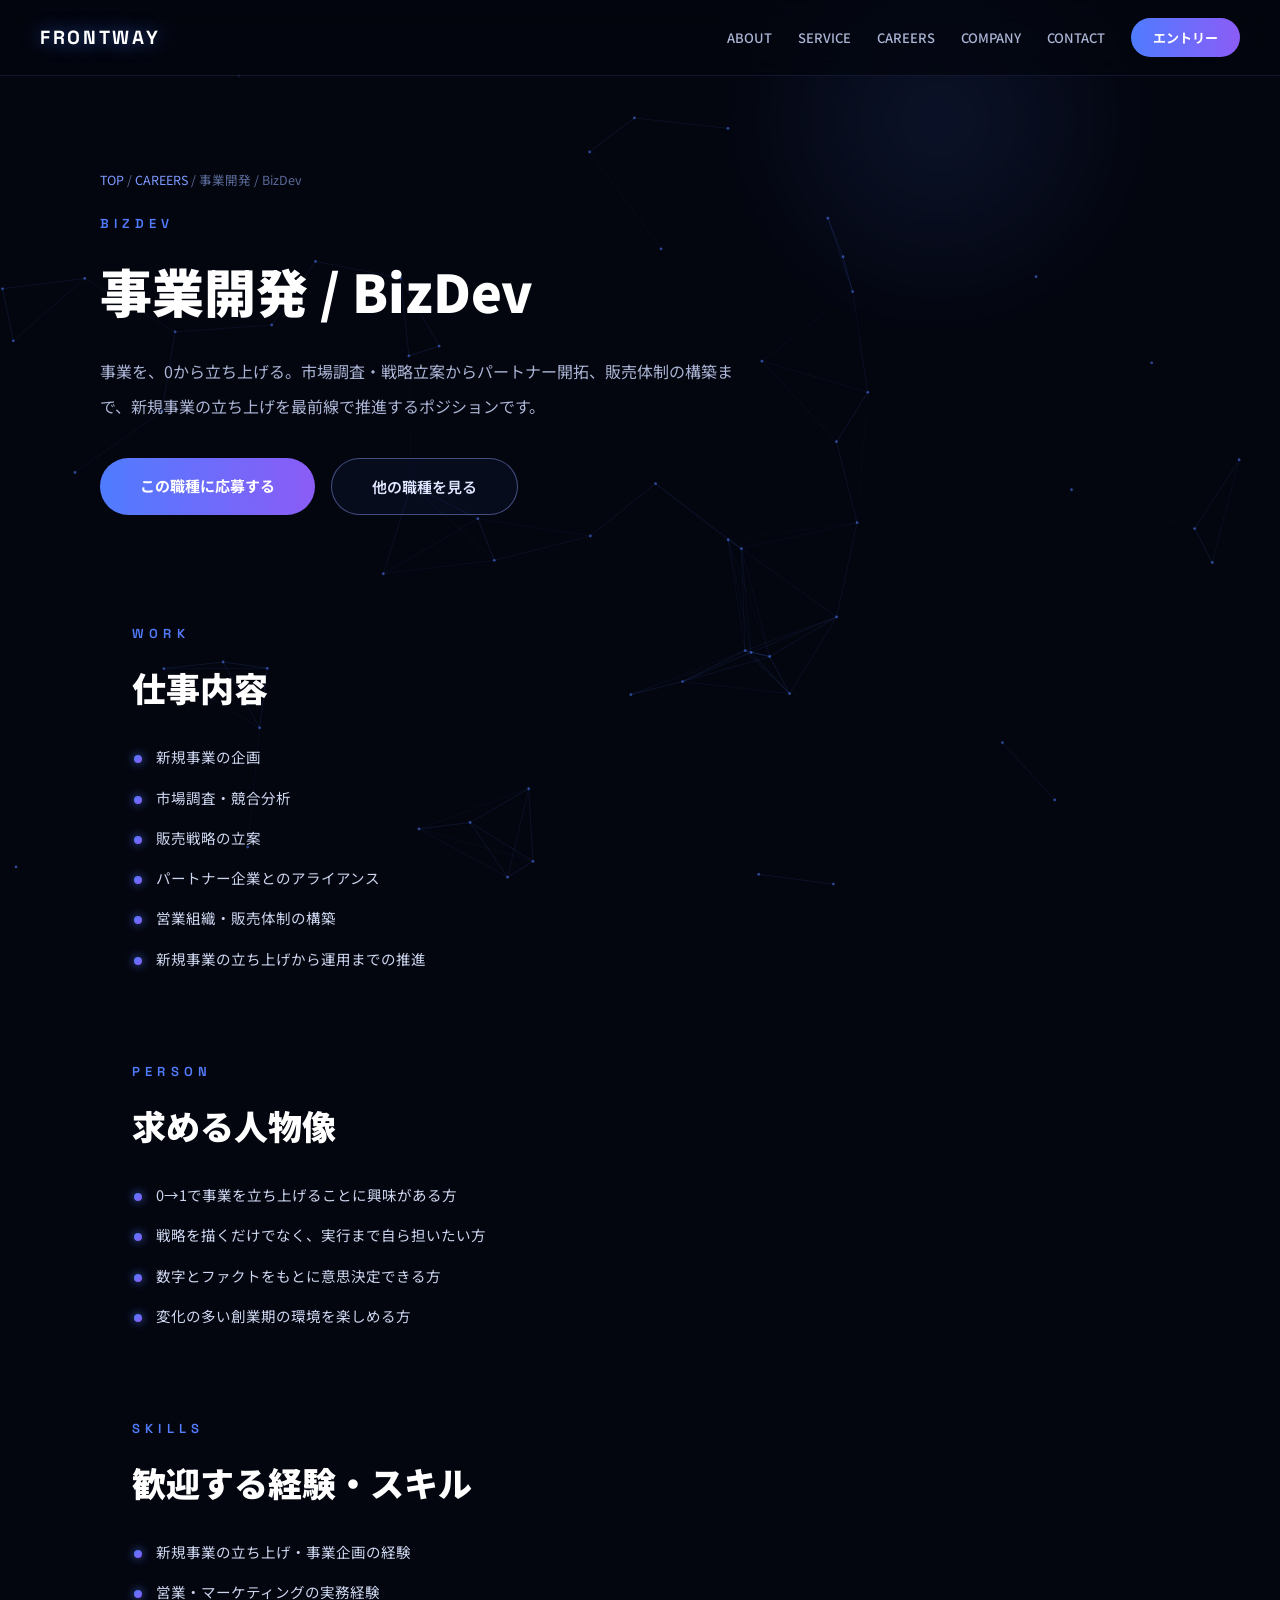
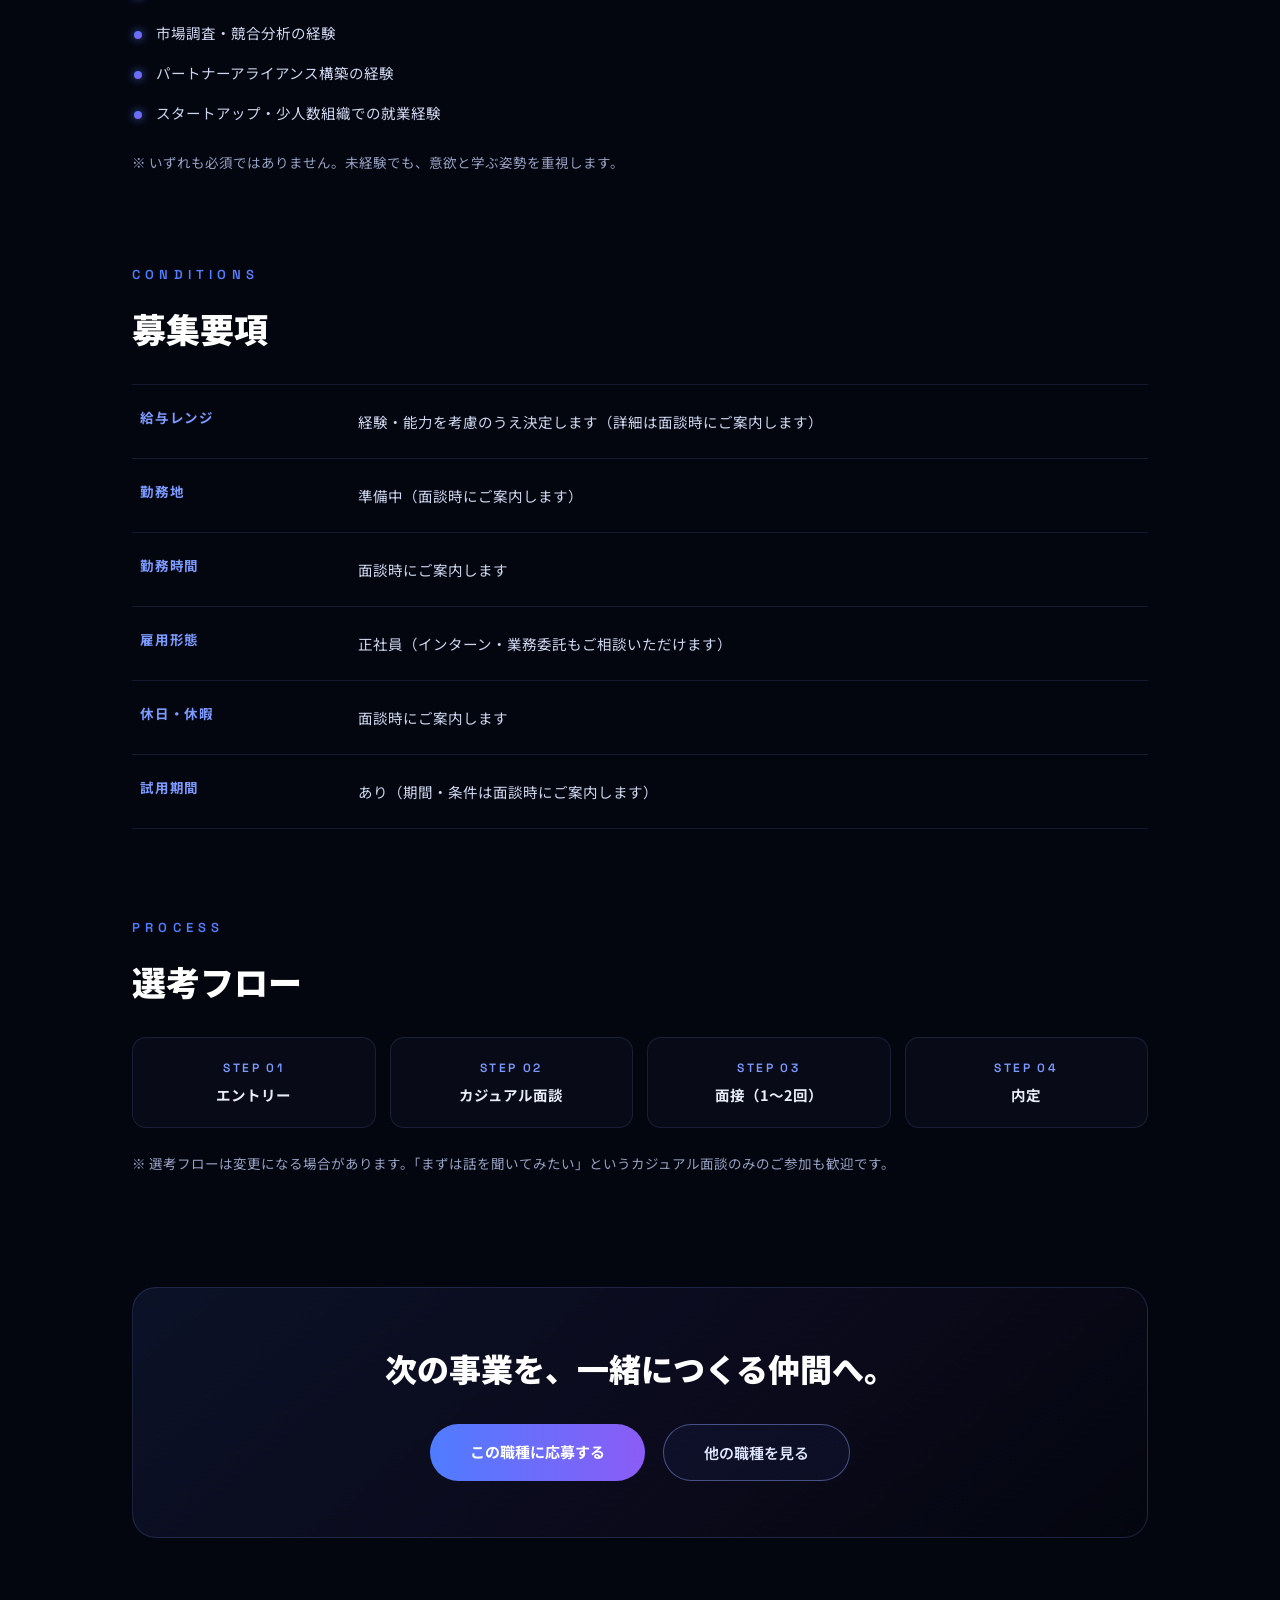
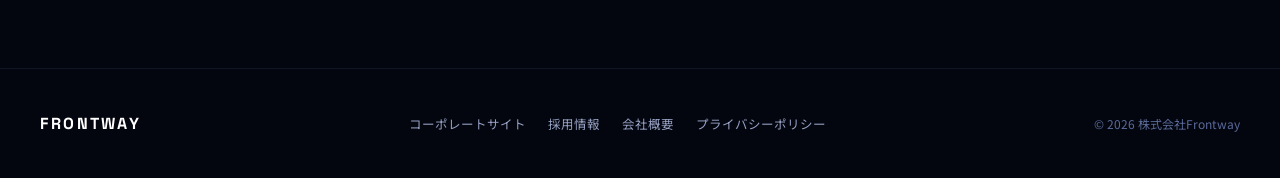
<file: careers/bizdev.html>
<!DOCTYPE html>
<html lang="ja">
<head>
<meta charset="utf-8">
<meta name="viewport" content="width=device-width, initial-scale=1">
<title>事業開発 / BizDev 募集要項 | 株式会社Frontway</title>
<meta name="description" content="株式会社Frontwayの事業開発/BizDev職の募集要項。新規事業の企画から立ち上げ、パートナーアライアンス、販売体制の構築まで。">
<link rel="canonical" href="https://frontway.jp/careers/bizdev.html">
<meta property="og:title" content="事業開発 / BizDev 募集要項 | 株式会社Frontway">
<meta property="og:description" content="株式会社Frontwayの事業開発/BizDev職の募集要項。新規事業の企画から立ち上げ、パートナーアライアンス、販売体制の構築まで。">
<meta property="og:type" content="website">
<meta property="og:url" content="https://frontway.jp/careers/bizdev.html">
<meta property="og:site_name" content="株式会社Frontway">
<meta property="og:locale" content="ja_JP">
<meta property="og:image" content="https://frontway.jp/img/og.jpg">
<meta property="og:image:width" content="1200">
<meta property="og:image:height" content="630">
<meta name="twitter:card" content="summary_large_image">
<link rel="icon" type="image/png" sizes="32x32" href="../img/favicon-32.png">
<link rel="icon" type="image/png" sizes="192x192" href="../img/favicon-192.png">
<link rel="apple-touch-icon" href="../img/apple-touch-icon.png">
<link rel="preconnect" href="https://fonts.googleapis.com">
<link href="https://fonts.googleapis.com/css2?family=Noto+Sans+JP:wght@400;500;700;900&family=Space+Grotesk:wght@400;500;600;700&display=swap" rel="stylesheet">
<link rel="stylesheet" href="../css/site.css?v=20260830">
</head>
<body>

<canvas id="fw-net" data-density="60"></canvas>
<div id="fw-progress"></div>

<div class="fw-page">

<nav class="fw-nav">
  <a href="../index.html" class="fw-logo">FRONTWAY</a>
  <div class="fw-links">
    <a href="../index.html#about">ABOUT</a>
    <a href="../index.html#service">SERVICE</a>
    <a href="index.html">CAREERS</a>
    <a href="../company.html">COMPANY</a>
    <a href="../index.html#contact">CONTACT</a>
    <a href="index.html#contact" class="fw-cta">エントリー</a>
  </div>
  <button id="fw-burger" class="fw-burger" aria-label="メニューを開く">
    <span></span><span></span><span></span>
  </button>
</nav>

<div id="fw-menu" class="fw-menu">
  <a href="../index.html#about">ABOUT</a>
  <a href="../index.html#service">SERVICE</a>
  <a href="index.html">CAREERS</a>
  <a href="../company.html">COMPANY</a>
  <a href="../index.html#contact">CONTACT</a>
  <a href="index.html#contact" class="fw-cta">エントリー</a>
</div>

<header class="fw-hero fw-hero-sub">
  <div class="fw-orb-a" style="opacity:.6;left:auto;right:8%"></div>
  <div style="max-width:1080px;margin:0 auto">
    <div class="fw-crumb"><a href="../index.html">TOP</a> / <a href="index.html">CAREERS</a> / 事業開発 / BizDev</div>
    <div class="fw-label">BIZDEV</div>
    <h1 class="fw-h2" style="font-size:clamp(32px,4.4vw,52px)">事業開発 / BizDev</h1>
    <p class="fw-lead" style="max-width:660px;margin:24px 0 0">事業を、0から立ち上げる。市場調査・戦略立案からパートナー開拓、販売体制の構築まで、新規事業の立ち上げを最前線で推進するポジションです。</p>
    <div style="display:flex;gap:16px;margin-top:34px;flex-wrap:wrap">
      <a href="index.html#contact" class="fw-btn">この職種に応募する</a>
      <a href="index.html#recruit" class="fw-btn-ghost">他の職種を見る</a>
    </div>
  </div>
</header>

<section class="fw-section" style="padding-top:30px;padding-bottom:90px">
  <div class="fw-reveal">
    <div class="fw-label">WORK</div>
    <h2 class="fw-h2" style="font-size:clamp(24px,3vw,34px);margin-bottom:30px">仕事内容</h2>
    <ul class="fw-list">
      <li>新規事業の企画</li>
      <li>市場調査・競合分析</li>
      <li>販売戦略の立案</li>
      <li>パートナー企業とのアライアンス</li>
      <li>営業組織・販売体制の構築</li>
      <li>新規事業の立ち上げから運用までの推進</li>
    </ul>
  </div>
</section>

<section class="fw-section" style="padding-bottom:90px">
  <div class="fw-reveal">
    <div class="fw-label">PERSON</div>
    <h2 class="fw-h2" style="font-size:clamp(24px,3vw,34px);margin-bottom:30px">求める人物像</h2>
    <ul class="fw-list">
      <li>0→1で事業を立ち上げることに興味がある方</li>
      <li>戦略を描くだけでなく、実行まで自ら担いたい方</li>
      <li>数字とファクトをもとに意思決定できる方</li>
      <li>変化の多い創業期の環境を楽しめる方</li>
    </ul>
  </div>
</section>

<section class="fw-section" style="padding-bottom:90px">
  <div class="fw-reveal">
    <div class="fw-label">SKILLS</div>
    <h2 class="fw-h2" style="font-size:clamp(24px,3vw,34px);margin-bottom:30px">歓迎する経験・スキル</h2>
    <ul class="fw-list">
      <li>新規事業の立ち上げ・事業企画の経験</li>
      <li>営業・マーケティングの実務経験</li>
      <li>市場調査・競合分析の経験</li>
      <li>パートナーアライアンス構築の経験</li>
      <li>スタートアップ・少人数組織での就業経験</li>
    </ul>
    <p class="fw-muted" style="margin:22px 0 0;font-size:13.5px;line-height:2">※ いずれも必須ではありません。未経験でも、意欲と学ぶ姿勢を重視します。</p>
  </div>
</section>

<section class="fw-section" style="padding-bottom:90px">
  <div class="fw-reveal">
    <div class="fw-label">CONDITIONS</div>
    <h2 class="fw-h2" style="font-size:clamp(24px,3vw,34px);margin-bottom:30px">募集要項</h2>
    <!-- 給与・勤務条件などの確定情報は、以下の各 dd を書き換えるだけで更新できます -->
    <dl class="fw-table" style="margin:0">
      <div class="fw-row">
        <dt>給与レンジ</dt>
        <!-- TODO: 給与レンジ確定後に更新 -->
        <dd>経験・能力を考慮のうえ決定します（詳細は面談時にご案内します）</dd>
      </div>
      <div class="fw-row">
        <dt>勤務地</dt>
        <!-- TODO: 所在地確定後に更新 -->
        <dd>準備中（面談時にご案内します）</dd>
      </div>
      <div class="fw-row">
        <dt>勤務時間</dt>
        <!-- TODO: 勤務時間制度確定後に更新 -->
        <dd>面談時にご案内します</dd>
      </div>
      <div class="fw-row">
        <dt>雇用形態</dt>
        <dd>正社員（インターン・業務委託もご相談いただけます）</dd>
      </div>
      <div class="fw-row">
        <dt>休日・休暇</dt>
        <!-- TODO: 休日制度確定後に更新 -->
        <dd>面談時にご案内します</dd>
      </div>
      <div class="fw-row">
        <dt>試用期間</dt>
        <!-- TODO: 試用期間確定後に更新 -->
        <dd>あり（期間・条件は面談時にご案内します）</dd>
      </div>
    </dl>
  </div>
</section>

<section class="fw-section" style="padding-bottom:110px">
  <div class="fw-reveal">
    <div class="fw-label">PROCESS</div>
    <h2 class="fw-h2" style="font-size:clamp(24px,3vw,34px);margin-bottom:30px">選考フロー</h2>
    <div class="fw-steps">
      <div class="fw-step"><div class="no">STEP 01</div><div class="ttl">エントリー</div></div>
      <div class="fw-step"><div class="no">STEP 02</div><div class="ttl">カジュアル面談</div></div>
      <div class="fw-step"><div class="no">STEP 03</div><div class="ttl">面接（1〜2回）</div></div>
      <div class="fw-step"><div class="no">STEP 04</div><div class="ttl">内定</div></div>
    </div>
    <p class="fw-muted" style="margin:22px 0 0;font-size:13.5px;line-height:2">※ 選考フローは変更になる場合があります。「まずは話を聞いてみたい」というカジュアル面談のみのご参加も歓迎です。</p>
  </div>
</section>

<section class="fw-section" style="padding-bottom:130px">
  <div class="fw-panel fw-reveal" style="text-align:center">
    <h2 class="fw-h2" style="font-size:clamp(22px,2.8vw,32px)">次の事業を、一緒につくる仲間へ。</h2>
    <div style="display:flex;gap:18px;margin-top:32px;flex-wrap:wrap;justify-content:center">
      <a href="index.html#contact" class="fw-btn">この職種に応募する</a>
      <a href="index.html#recruit" class="fw-btn-ghost">他の職種を見る</a>
    </div>
  </div>
</section>

<footer class="fw-footer">
  <div class="brand">FRONTWAY</div>
  <nav>
    <a href="../index.html">コーポレートサイト</a>
    <a href="index.html">採用情報</a>
    <a href="../company.html">会社概要</a>
    <a href="../privacy.html">プライバシーポリシー</a>
  </nav>
  <div class="copy">© 2026 株式会社Frontway</div>
</footer>

</div>

<script src="../js/site.js?v=20260901"></script>
</body>
</html>
</file>
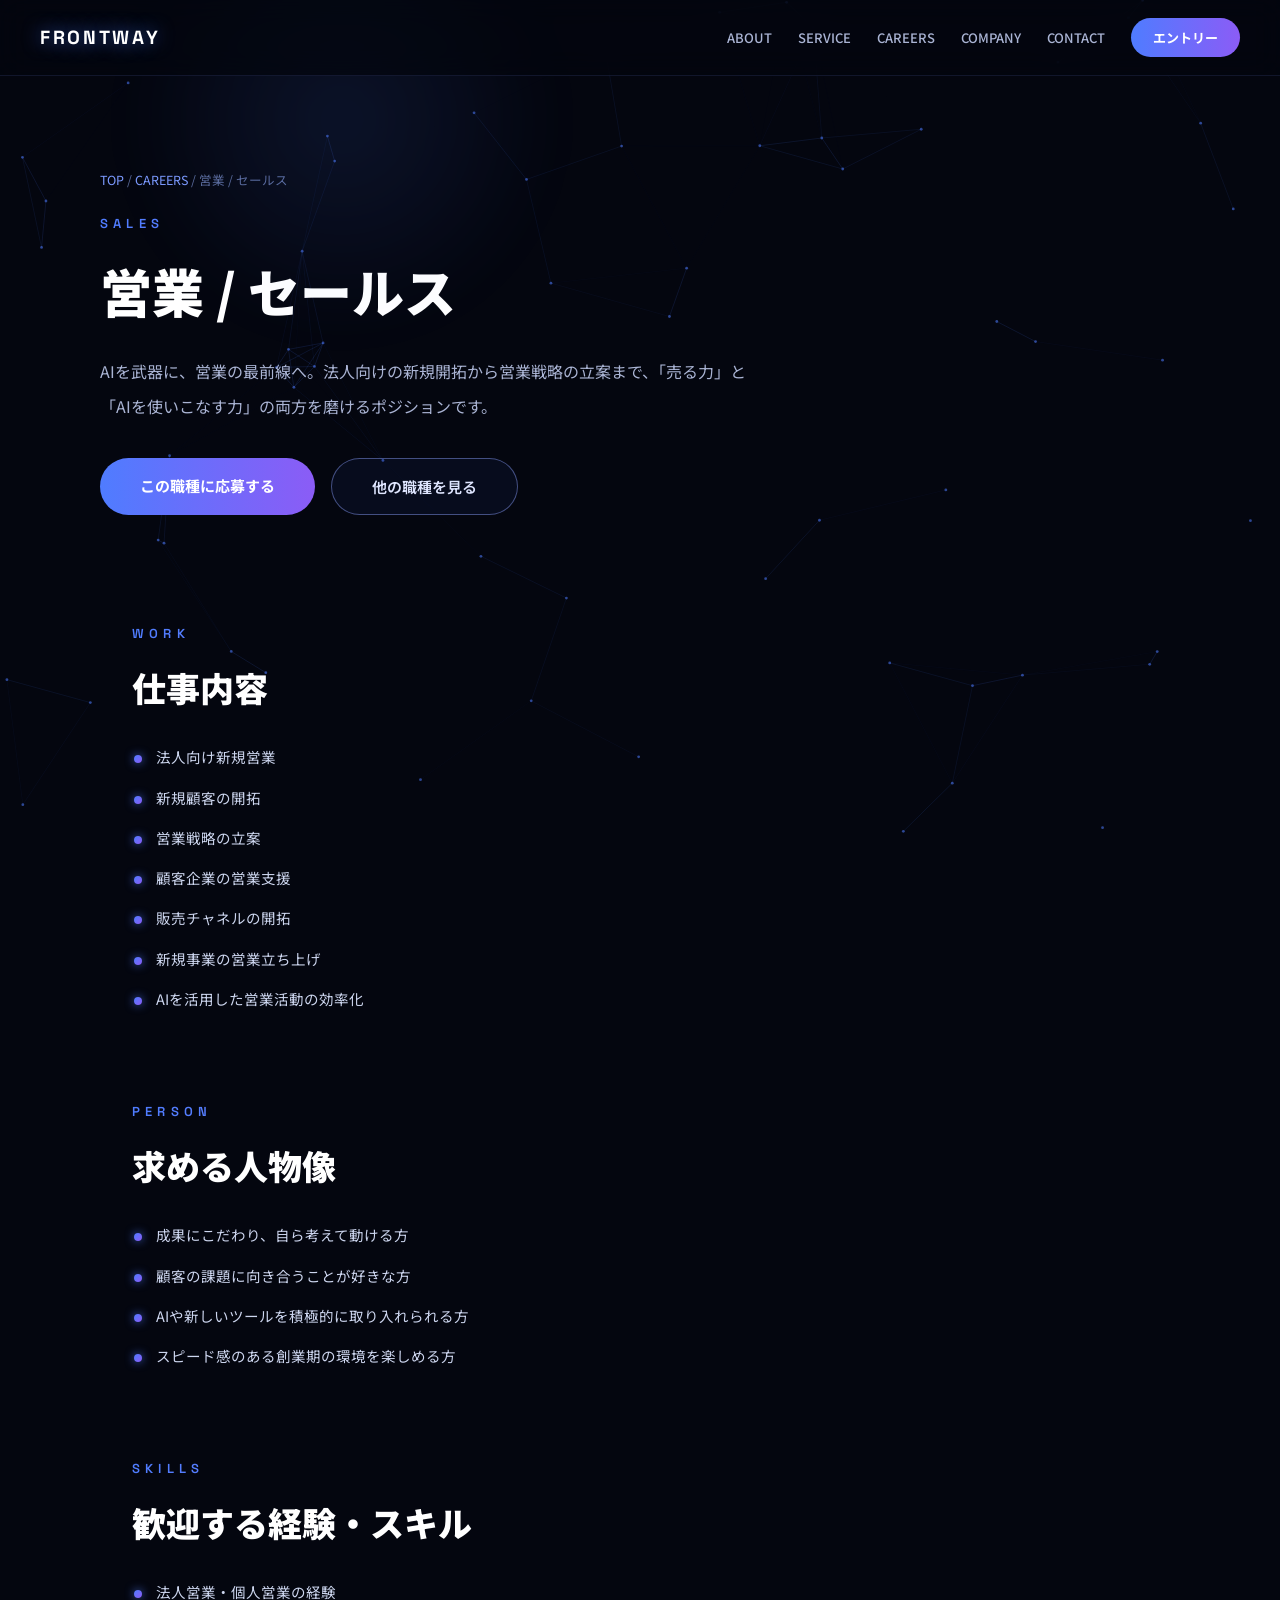
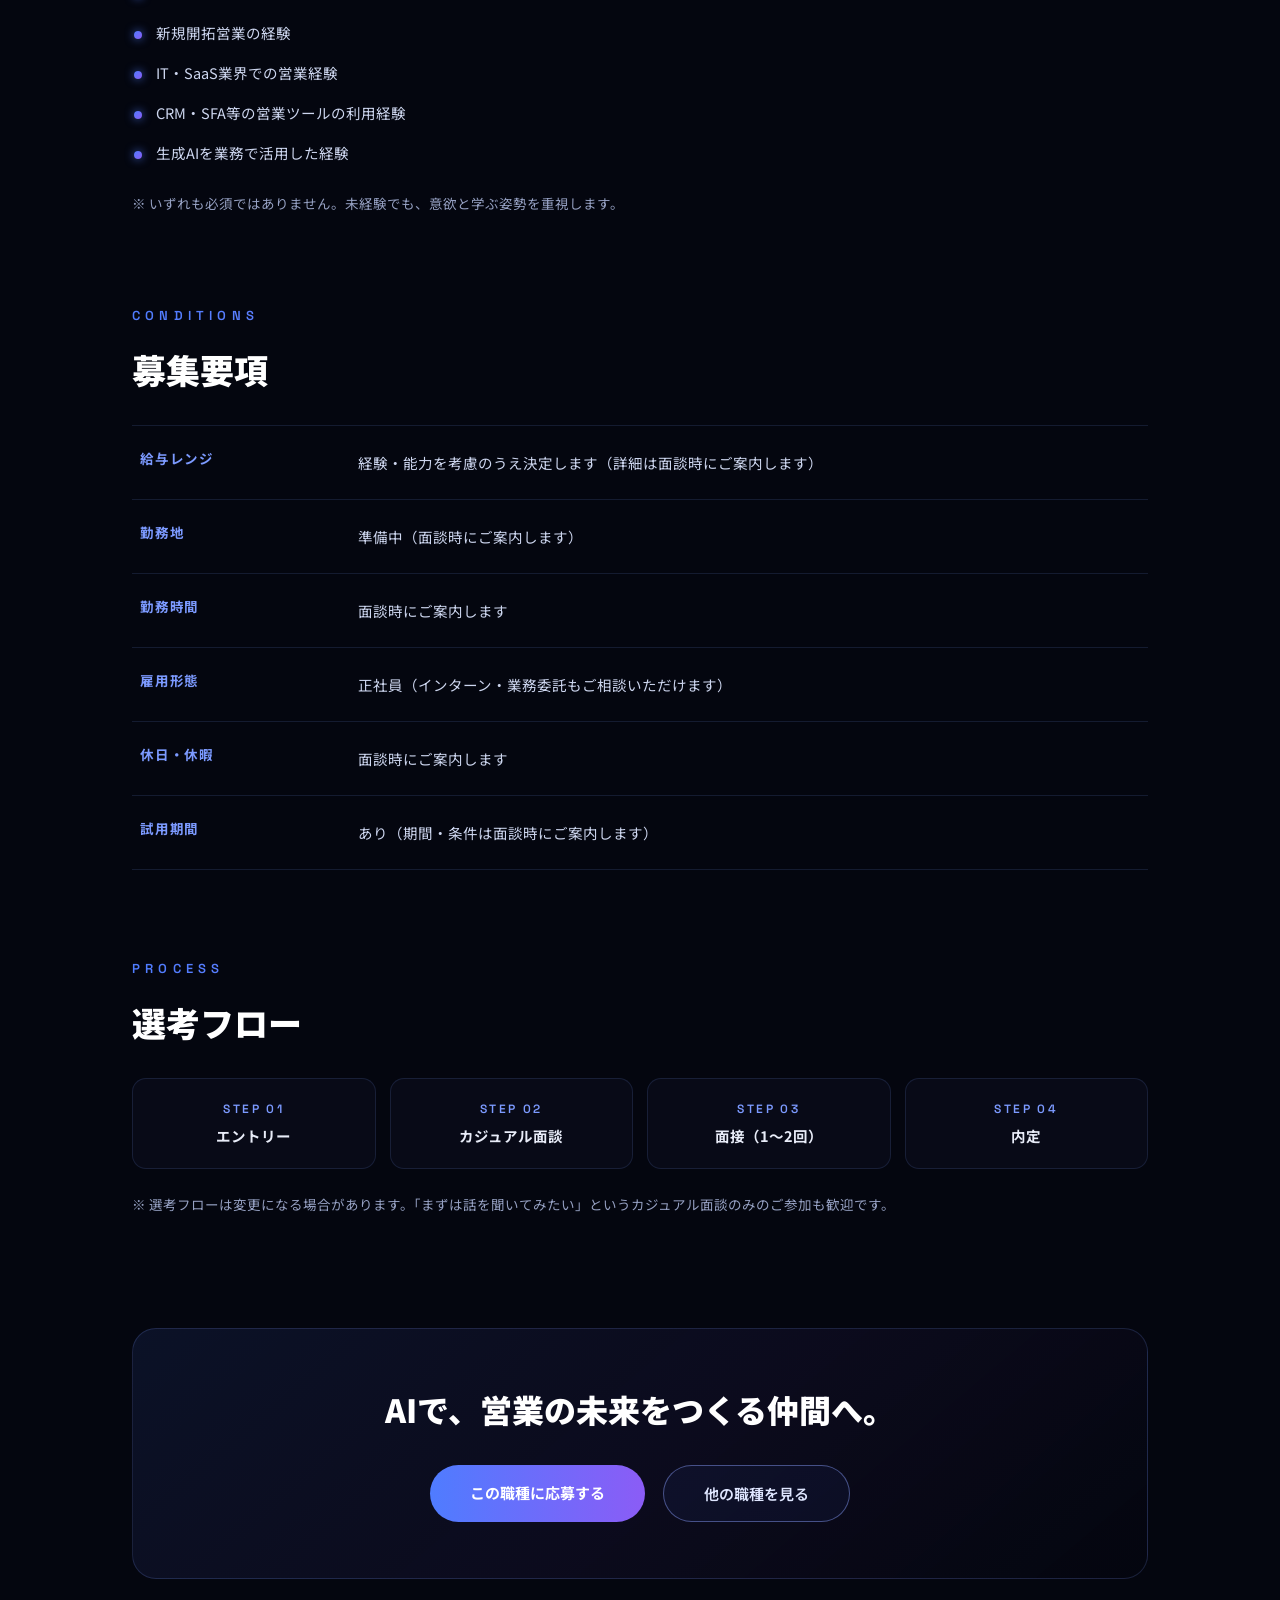
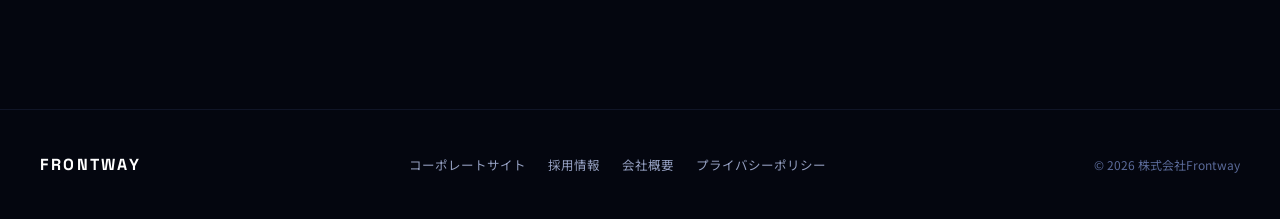
<file: careers/sales.html>
<!DOCTYPE html>
<html lang="ja">
<head>
<meta charset="utf-8">
<meta name="viewport" content="width=device-width, initial-scale=1">
<title>営業 / セールス 募集要項 | 株式会社Frontway</title>
<meta name="description" content="株式会社Frontwayの営業/セールス職の募集要項。法人向け新規営業から営業戦略の立案、AIを活用した営業効率化まで。">
<link rel="canonical" href="https://frontway.jp/careers/sales.html">
<meta property="og:title" content="営業 / セールス 募集要項 | 株式会社Frontway">
<meta property="og:description" content="株式会社Frontwayの営業/セールス職の募集要項。法人向け新規営業から営業戦略の立案、AIを活用した営業効率化まで。">
<meta property="og:type" content="website">
<meta property="og:url" content="https://frontway.jp/careers/sales.html">
<meta property="og:site_name" content="株式会社Frontway">
<meta property="og:locale" content="ja_JP">
<meta property="og:image" content="https://frontway.jp/img/og.jpg">
<meta property="og:image:width" content="1200">
<meta property="og:image:height" content="630">
<meta name="twitter:card" content="summary_large_image">
<link rel="icon" type="image/png" sizes="32x32" href="../img/favicon-32.png">
<link rel="icon" type="image/png" sizes="192x192" href="../img/favicon-192.png">
<link rel="apple-touch-icon" href="../img/apple-touch-icon.png">
<link rel="preconnect" href="https://fonts.googleapis.com">
<link href="https://fonts.googleapis.com/css2?family=Noto+Sans+JP:wght@400;500;700;900&family=Space+Grotesk:wght@400;500;600;700&display=swap" rel="stylesheet">
<link rel="stylesheet" href="../css/site.css?v=20260830">
</head>
<body>

<canvas id="fw-net" data-density="60"></canvas>
<div id="fw-progress"></div>

<div class="fw-page">

<nav class="fw-nav">
  <a href="../index.html" class="fw-logo">FRONTWAY</a>
  <div class="fw-links">
    <a href="../index.html#about">ABOUT</a>
    <a href="../index.html#service">SERVICE</a>
    <a href="index.html">CAREERS</a>
    <a href="../company.html">COMPANY</a>
    <a href="../index.html#contact">CONTACT</a>
    <a href="index.html#contact" class="fw-cta">エントリー</a>
  </div>
  <button id="fw-burger" class="fw-burger" aria-label="メニューを開く">
    <span></span><span></span><span></span>
  </button>
</nav>

<div id="fw-menu" class="fw-menu">
  <a href="../index.html#about">ABOUT</a>
  <a href="../index.html#service">SERVICE</a>
  <a href="index.html">CAREERS</a>
  <a href="../company.html">COMPANY</a>
  <a href="../index.html#contact">CONTACT</a>
  <a href="index.html#contact" class="fw-cta">エントリー</a>
</div>

<header class="fw-hero fw-hero-sub">
  <div class="fw-orb-a" style="opacity:.6"></div>
  <div style="max-width:1080px;margin:0 auto">
    <div class="fw-crumb"><a href="../index.html">TOP</a> / <a href="index.html">CAREERS</a> / 営業 / セールス</div>
    <div class="fw-label">SALES</div>
    <h1 class="fw-h2" style="font-size:clamp(32px,4.4vw,52px)">営業 / セールス</h1>
    <p class="fw-lead" style="max-width:660px;margin:24px 0 0">AIを武器に、営業の最前線へ。法人向けの新規開拓から営業戦略の立案まで、「売る力」と「AIを使いこなす力」の両方を磨けるポジションです。</p>
    <div style="display:flex;gap:16px;margin-top:34px;flex-wrap:wrap">
      <a href="index.html#contact" class="fw-btn">この職種に応募する</a>
      <a href="index.html#recruit" class="fw-btn-ghost">他の職種を見る</a>
    </div>
  </div>
</header>

<section class="fw-section" style="padding-top:30px;padding-bottom:90px">
  <div class="fw-reveal">
    <div class="fw-label">WORK</div>
    <h2 class="fw-h2" style="font-size:clamp(24px,3vw,34px);margin-bottom:30px">仕事内容</h2>
    <ul class="fw-list">
      <li>法人向け新規営業</li>
      <li>新規顧客の開拓</li>
      <li>営業戦略の立案</li>
      <li>顧客企業の営業支援</li>
      <li>販売チャネルの開拓</li>
      <li>新規事業の営業立ち上げ</li>
      <li>AIを活用した営業活動の効率化</li>
    </ul>
  </div>
</section>

<section class="fw-section" style="padding-bottom:90px">
  <div class="fw-reveal">
    <div class="fw-label">PERSON</div>
    <h2 class="fw-h2" style="font-size:clamp(24px,3vw,34px);margin-bottom:30px">求める人物像</h2>
    <ul class="fw-list">
      <li>成果にこだわり、自ら考えて動ける方</li>
      <li>顧客の課題に向き合うことが好きな方</li>
      <li>AIや新しいツールを積極的に取り入れられる方</li>
      <li>スピード感のある創業期の環境を楽しめる方</li>
    </ul>
  </div>
</section>

<section class="fw-section" style="padding-bottom:90px">
  <div class="fw-reveal">
    <div class="fw-label">SKILLS</div>
    <h2 class="fw-h2" style="font-size:clamp(24px,3vw,34px);margin-bottom:30px">歓迎する経験・スキル</h2>
    <ul class="fw-list">
      <li>法人営業・個人営業の経験</li>
      <li>新規開拓営業の経験</li>
      <li>IT・SaaS業界での営業経験</li>
      <li>CRM・SFA等の営業ツールの利用経験</li>
      <li>生成AIを業務で活用した経験</li>
    </ul>
    <p class="fw-muted" style="margin:22px 0 0;font-size:13.5px;line-height:2">※ いずれも必須ではありません。未経験でも、意欲と学ぶ姿勢を重視します。</p>
  </div>
</section>

<section class="fw-section" style="padding-bottom:90px">
  <div class="fw-reveal">
    <div class="fw-label">CONDITIONS</div>
    <h2 class="fw-h2" style="font-size:clamp(24px,3vw,34px);margin-bottom:30px">募集要項</h2>
    <!-- 給与・勤務条件などの確定情報は、以下の各 dd を書き換えるだけで更新できます -->
    <dl class="fw-table" style="margin:0">
      <div class="fw-row">
        <dt>給与レンジ</dt>
        <!-- TODO: 給与レンジ確定後に更新 -->
        <dd>経験・能力を考慮のうえ決定します（詳細は面談時にご案内します）</dd>
      </div>
      <div class="fw-row">
        <dt>勤務地</dt>
        <!-- TODO: 所在地確定後に更新 -->
        <dd>準備中（面談時にご案内します）</dd>
      </div>
      <div class="fw-row">
        <dt>勤務時間</dt>
        <!-- TODO: 勤務時間制度確定後に更新 -->
        <dd>面談時にご案内します</dd>
      </div>
      <div class="fw-row">
        <dt>雇用形態</dt>
        <dd>正社員（インターン・業務委託もご相談いただけます）</dd>
      </div>
      <div class="fw-row">
        <dt>休日・休暇</dt>
        <!-- TODO: 休日制度確定後に更新 -->
        <dd>面談時にご案内します</dd>
      </div>
      <div class="fw-row">
        <dt>試用期間</dt>
        <!-- TODO: 試用期間確定後に更新 -->
        <dd>あり（期間・条件は面談時にご案内します）</dd>
      </div>
    </dl>
  </div>
</section>

<section class="fw-section" style="padding-bottom:110px">
  <div class="fw-reveal">
    <div class="fw-label">PROCESS</div>
    <h2 class="fw-h2" style="font-size:clamp(24px,3vw,34px);margin-bottom:30px">選考フロー</h2>
    <div class="fw-steps">
      <div class="fw-step"><div class="no">STEP 01</div><div class="ttl">エントリー</div></div>
      <div class="fw-step"><div class="no">STEP 02</div><div class="ttl">カジュアル面談</div></div>
      <div class="fw-step"><div class="no">STEP 03</div><div class="ttl">面接（1〜2回）</div></div>
      <div class="fw-step"><div class="no">STEP 04</div><div class="ttl">内定</div></div>
    </div>
    <p class="fw-muted" style="margin:22px 0 0;font-size:13.5px;line-height:2">※ 選考フローは変更になる場合があります。「まずは話を聞いてみたい」というカジュアル面談のみのご参加も歓迎です。</p>
  </div>
</section>

<section class="fw-section" style="padding-bottom:130px">
  <div class="fw-panel fw-reveal" style="text-align:center">
    <h2 class="fw-h2" style="font-size:clamp(22px,2.8vw,32px)">AIで、営業の未来をつくる仲間へ。</h2>
    <div style="display:flex;gap:18px;margin-top:32px;flex-wrap:wrap;justify-content:center">
      <a href="index.html#contact" class="fw-btn">この職種に応募する</a>
      <a href="index.html#recruit" class="fw-btn-ghost">他の職種を見る</a>
    </div>
  </div>
</section>

<footer class="fw-footer">
  <div class="brand">FRONTWAY</div>
  <nav>
    <a href="../index.html">コーポレートサイト</a>
    <a href="index.html">採用情報</a>
    <a href="../company.html">会社概要</a>
    <a href="../privacy.html">プライバシーポリシー</a>
  </nav>
  <div class="copy">© 2026 株式会社Frontway</div>
</footer>

</div>

<script src="../js/site.js?v=20260901"></script>
</body>
</html>
</file>
<file: css/site.css>
/* Frontway corporate site — shared styles
   Brand: bg #04060f / panel rgba(12,17,34,.75) / blue #4f7cff / purple #8b5cf6 / cyan #22d3ee
   Fonts: Noto Sans JP (jp) / Space Grotesk (latin, numbers) */

*{box-sizing:border-box}
html{scroll-behavior:smooth}
header[id],section[id]{scroll-margin-top:78px}
body{margin:0;background:#04060f;color:#e8ecf8;font-family:'Noto Sans JP',sans-serif;-webkit-font-smoothing:antialiased;overflow-x:hidden}
::selection{background:#4f7cff;color:#fff}
a{color:inherit}
img{max-width:100%}

@keyframes fwFadeUp{from{opacity:0;transform:translateY(34px)}to{opacity:1;transform:translateY(0)}}
@keyframes fwLetter{0%{opacity:0;transform:translateY(18px) scale(.8);filter:blur(8px);text-shadow:0 0 0 rgba(79,124,255,0)}60%{opacity:1;transform:translateY(0) scale(1.06);filter:blur(0);text-shadow:0 0 40px rgba(79,124,255,1)}100%{opacity:1;transform:scale(1);text-shadow:0 0 22px rgba(79,124,255,.8)}}
@keyframes fwScan{0%{top:-10%}100%{top:110%}}
@keyframes fwPulse{0%,100%{box-shadow:0 0 22px rgba(79,124,255,.55),0 0 60px rgba(139,92,246,.28)}50%{box-shadow:0 0 38px rgba(79,124,255,.9),0 0 100px rgba(139,92,246,.5)}}
@keyframes fwGrad{0%{background-position:0% 50%}50%{background-position:100% 50%}100%{background-position:0% 50%}}
@keyframes fwOrbA{0%,100%{transform:translate(0,0) scale(1)}50%{transform:translate(60px,-50px) scale(1.15)}}
@keyframes fwOrbB{0%,100%{transform:translate(0,0) scale(1)}50%{transform:translate(-70px,40px) scale(.9)}}
@keyframes fwFloat{0%,100%{transform:translateY(0)}50%{transform:translateY(-10px)}}

/* loading screen */
#fw-loader{position:fixed;inset:0;z-index:99;background:#04060f;display:flex;flex-direction:column;align-items:center;justify-content:center;gap:34px;transition:transform .7s cubic-bezier(.76,0,.24,1),opacity .7s ease}
#fw-loader .scan{position:absolute;inset:0;overflow:hidden;pointer-events:none}
#fw-loader .scan div{position:absolute;left:0;right:0;height:120px;background:linear-gradient(180deg,transparent,rgba(79,124,255,.07),transparent);animation:fwScan 2.4s linear infinite}
#fw-loader .letters{display:flex;gap:6px;font-family:'Space Grotesk',sans-serif;font-weight:700;font-size:52px;color:#fff;letter-spacing:.1em}
#fw-loader .letters span{animation:fwLetter .7s ease both}
#fw-loader .track{width:280px;display:flex;flex-direction:column;gap:12px;align-items:center}
#fw-loader .bar-bg{width:100%;height:2px;background:rgba(124,154,255,.15);border-radius:2px;overflow:hidden}
#fw-loader #fw-bar{height:100%;width:0%;background:linear-gradient(90deg,#4f7cff,#8b5cf6);box-shadow:0 0 14px rgba(79,124,255,.9);transition:width .12s ease}
#fw-loader .meta{display:flex;justify-content:space-between;width:100%;font-family:'Space Grotesk',sans-serif;font-size:11px;letter-spacing:.3em;color:#5a6a99}
#fw-loader .meta #fw-pct{color:#7c9aff}

/* background layers */
#fw-net{position:fixed;inset:0;width:100%;height:100%;z-index:0;pointer-events:none}
#fw-progress{position:fixed;top:0;left:0;height:2px;width:0%;background:linear-gradient(90deg,#4f7cff,#8b5cf6,#22d3ee);z-index:60;box-shadow:0 0 12px rgba(79,124,255,.8)}
.fw-page{position:relative;z-index:2}

/* nav */
.fw-nav{position:fixed;top:0;left:0;right:0;z-index:50;display:flex;align-items:center;justify-content:space-between;padding:18px 40px;background:rgba(4,6,15,.72);backdrop-filter:blur(14px);border-bottom:1px solid rgba(120,140,255,.12)}
.fw-logo{font-family:'Space Grotesk',sans-serif;font-weight:700;font-size:19px;letter-spacing:.14em;color:#fff;text-decoration:none;text-shadow:0 0 18px rgba(79,124,255,.7)}
.fw-links{display:flex;align-items:center;gap:26px}
.fw-links a{color:#aab4d4;text-decoration:none;font-size:13px;font-weight:500;transition:color .2s ease}
.fw-links a:hover{color:#fff;text-shadow:0 0 14px rgba(124,154,255,.9)}
.fw-links a.fw-cta{padding:10px 22px;border-radius:999px;background:linear-gradient(90deg,#4f7cff,#8b5cf6);color:#fff;font-weight:700;animation:fwPulse 3s ease-in-out infinite}
.fw-links a.fw-cta:hover{transform:translateY(-2px);text-shadow:none}
.fw-burger{display:none;flex-direction:column;justify-content:center;gap:5px;width:40px;height:40px;padding:9px;background:none;border:none;cursor:pointer}
.fw-burger span{display:block;width:22px;height:2px;background:#e8ecf8;border-radius:2px}
.fw-menu{display:none;position:fixed;inset:0;z-index:49;background:rgba(4,6,15,.96);backdrop-filter:blur(14px);flex-direction:column;align-items:center;justify-content:center;gap:28px;padding:90px 32px 40px}
.fw-menu a{color:#e8ecf8;text-decoration:none;font-size:20px;font-weight:600}
.fw-menu a.fw-cta{margin-top:10px;padding:15px 36px;border-radius:999px;background:linear-gradient(90deg,#4f7cff,#8b5cf6);color:#fff;font-size:15px;font-weight:700}

/* typography */
.fw-label{font-family:'Space Grotesk',sans-serif;font-size:13px;font-weight:600;letter-spacing:.4em;background:linear-gradient(90deg,#4f7cff,#a78bfa,#22d3ee,#4f7cff);background-size:300% 100%;-webkit-background-clip:text;background-clip:text;color:transparent;margin-bottom:20px;animation:fwGrad 6s ease infinite}
.fw-h1{margin:0;font-size:clamp(38px,5.6vw,72px);font-weight:900;line-height:1.35;color:#fff;letter-spacing:.02em}
.fw-h2{margin:0;font-size:clamp(28px,3.8vw,44px);font-weight:900;line-height:1.5;color:#fff}
.fw-lead{font-size:16px;line-height:2.2;color:#aab4d4}
.fw-muted{color:#95a0c2}

/* layout */
.fw-section{max-width:1080px;margin:0 auto;padding:0 32px 140px}
.fw-section-wide{max-width:1120px;margin:0 auto;padding:0 32px 140px}
.fw-hero{min-height:88vh;display:flex;flex-direction:column;justify-content:center;align-items:center;text-align:center;padding:150px 32px 90px;position:relative;overflow:hidden}
.fw-hero-sub{min-height:auto;padding:170px 32px 80px;text-align:left;display:block}
.fw-orb-a{position:absolute;top:-120px;left:8%;width:480px;height:480px;border-radius:50%;background:radial-gradient(circle,rgba(79,124,255,.20),transparent 65%);filter:blur(30px);animation:fwOrbA 11s ease-in-out infinite;pointer-events:none}
.fw-orb-b{position:absolute;bottom:-140px;right:6%;width:560px;height:560px;border-radius:50%;background:radial-gradient(circle,rgba(139,92,246,.18),transparent 65%);filter:blur(34px);animation:fwOrbB 13s ease-in-out infinite;pointer-events:none}

/* cards & grids */
.fw-grid{display:grid;gap:22px}
.fw-grid-3{grid-template-columns:repeat(auto-fit,minmax(min(280px,100%),1fr))}
.fw-card{padding:34px 30px;border-radius:18px;background:rgba(12,17,34,.75);border:1px solid rgba(124,154,255,.14);transition:box-shadow .3s ease,border-color .3s ease,transform .3s ease}
.fw-card:hover{box-shadow:0 18px 50px rgba(79,124,255,.22);border-color:rgba(139,92,246,.5);transform:translateY(-6px)}
.fw-panel{padding:56px;border-radius:24px;background:linear-gradient(140deg,rgba(79,124,255,.10),rgba(139,92,246,.06) 55%,rgba(4,6,15,.4));border:1px solid rgba(124,154,255,.18);position:relative;overflow:hidden}

/* buttons */
.fw-btn{display:inline-block;padding:17px 40px;border-radius:999px;background:linear-gradient(90deg,#4f7cff,#8b5cf6);color:#fff;text-decoration:none;font-size:15px;font-weight:700;border:none;cursor:pointer;font-family:'Noto Sans JP',sans-serif;animation:fwPulse 3s ease-in-out infinite;transition:transform .25s ease}
.fw-btn:hover{transform:translateY(-3px)}
.fw-btn-ghost{display:inline-block;padding:17px 40px;border-radius:999px;border:1px solid rgba(140,160,255,.45);color:#dfe6ff;text-decoration:none;font-size:15px;font-weight:600;background:rgba(79,124,255,.06);transition:all .25s ease}
.fw-btn-ghost:hover{border-color:#8b5cf6;box-shadow:0 0 26px rgba(139,92,246,.4);transform:translateY(-3px)}

/* definition table (会社概要・募集要項) */
.fw-table{border-top:1px solid rgba(124,154,255,.14)}
.fw-table .fw-row{display:grid;grid-template-columns:200px 1fr;gap:18px;padding:22px 8px;border-bottom:1px solid rgba(124,154,255,.14)}
.fw-table .fw-row dt{font-size:13.5px;font-weight:700;color:#7c9aff;letter-spacing:.06em}
.fw-table .fw-row dd{margin:0;font-size:14.5px;line-height:2;color:#cdd6ef}
.fw-table .fw-row dd ul{margin:0;padding-left:1.3em}

/* bullet list */
.fw-list{margin:0;padding:0;list-style:none;display:flex;flex-direction:column;gap:12px}
.fw-list li{position:relative;padding-left:24px;font-size:14.5px;line-height:1.95;color:#cdd6ef}
.fw-list li::before{content:"";position:absolute;left:2px;top:12px;width:8px;height:8px;border-radius:50%;background:linear-gradient(135deg,#4f7cff,#8b5cf6);box-shadow:0 0 10px rgba(79,124,255,.8)}

/* selection flow steps */
.fw-steps{display:flex;flex-wrap:wrap;gap:14px;align-items:stretch}
.fw-step{flex:1;min-width:150px;padding:22px 18px;border-radius:14px;background:rgba(10,14,28,.7);border:1px solid rgba(124,154,255,.14);text-align:center}
.fw-step .no{font-family:'Space Grotesk',sans-serif;font-size:12px;font-weight:600;letter-spacing:.2em;color:#7c9aff;margin-bottom:8px}
.fw-step .ttl{font-size:14.5px;font-weight:700;color:#e8ecf8}

/* breadcrumb */
.fw-crumb{font-size:12.5px;color:#5a6a99;margin-bottom:26px}
.fw-crumb a{color:#7c9aff;text-decoration:none}
.fw-crumb a:hover{text-decoration:underline}

/* forms */
.fw-form{display:flex;flex-direction:column;gap:22px;padding:48px;border-radius:22px;background:rgba(10,14,28,.8);border:1px solid rgba(124,154,255,.16)}
.fw-field{display:flex;flex-direction:column;gap:9px;min-width:0}
.fw-field label{font-size:13px;font-weight:600;color:#aab4d4}
.fw-form input,.fw-form select,.fw-form textarea{width:100%;min-width:0;padding:15px 16px;border-radius:10px;background:#0b1022;border:1px solid rgba(124,154,255,.22);color:#e8ecf8;font-size:14px;font-family:'Noto Sans JP',sans-serif}
.fw-form textarea{resize:vertical}
.fw-form input:focus,.fw-form select:focus,.fw-form textarea:focus{border-color:#4f7cff;box-shadow:0 0 0 3px rgba(79,124,255,.2);outline:none}
input::placeholder,textarea::placeholder{color:#5a6480}
.fw-form-cols{display:grid;grid-template-columns:1fr 1fr;gap:18px}
.fw-form-done{display:none;text-align:center;padding:10px 0 0;color:#7c9aff;font-size:14px;font-weight:600}

/* news list */
.fw-news{border-top:1px solid rgba(124,154,255,.14)}
.fw-news-item{display:flex;gap:26px;padding:22px 8px;border-bottom:1px solid rgba(124,154,255,.14);text-decoration:none;transition:background .2s ease}
a.fw-news-item:hover{background:rgba(79,124,255,.06)}
a.fw-news-item:hover .ttl{color:#fff}
.fw-news-item .date{font-family:'Space Grotesk',sans-serif;font-size:13px;font-weight:600;letter-spacing:.08em;color:#7c9aff;white-space:nowrap;line-height:1.9}
.fw-news-item .txt{display:flex;flex-direction:column;gap:8px;min-width:0}
.fw-news-item .ttl{font-size:15px;font-weight:700;color:#e8ecf8;line-height:1.9;transition:color .2s ease}
.fw-news-item .body{margin:0;font-size:13.5px;line-height:2;color:#95a0c2}

/* reveal on scroll */
.fw-reveal{opacity:0;transform:translateY(30px);transition:opacity .9s ease,transform .9s ease}
.fw-reveal.is-in{opacity:1;transform:translateY(0)}

/* footer */
.fw-footer{border-top:1px solid rgba(124,154,255,.1);padding:44px 40px;display:flex;align-items:center;justify-content:space-between;flex-wrap:wrap;gap:18px}
.fw-footer .brand{font-family:'Space Grotesk',sans-serif;font-weight:700;font-size:16px;letter-spacing:.14em;color:#fff}
.fw-footer nav{display:flex;align-items:center;gap:22px;flex-wrap:wrap}
.fw-footer nav a{font-size:12.5px;color:#95a0c2;text-decoration:none}
.fw-footer nav a:hover{color:#fff}
.fw-footer .copy{font-size:12px;color:#5a6a99}

/* responsive */
@media (min-width:761px){.fw-menu{display:none !important}}
@media (max-width:760px){
  .fw-nav{padding:14px 20px}
  .fw-links{display:none}
  .fw-burger{display:flex}
  .fw-section,.fw-section-wide{padding-left:20px;padding-right:20px;padding-bottom:110px}
  .fw-panel{padding:36px 24px}
  .fw-form{padding:30px 20px}
  .fw-form-cols{grid-template-columns:1fr}
  .fw-form input,.fw-form select,.fw-form textarea{font-size:16px}
  .fw-table .fw-row{grid-template-columns:1fr;gap:6px;padding:18px 4px}
  .fw-steps{flex-direction:column}
  .fw-news-item{flex-direction:column;gap:6px;padding:18px 4px}
}
</file>
